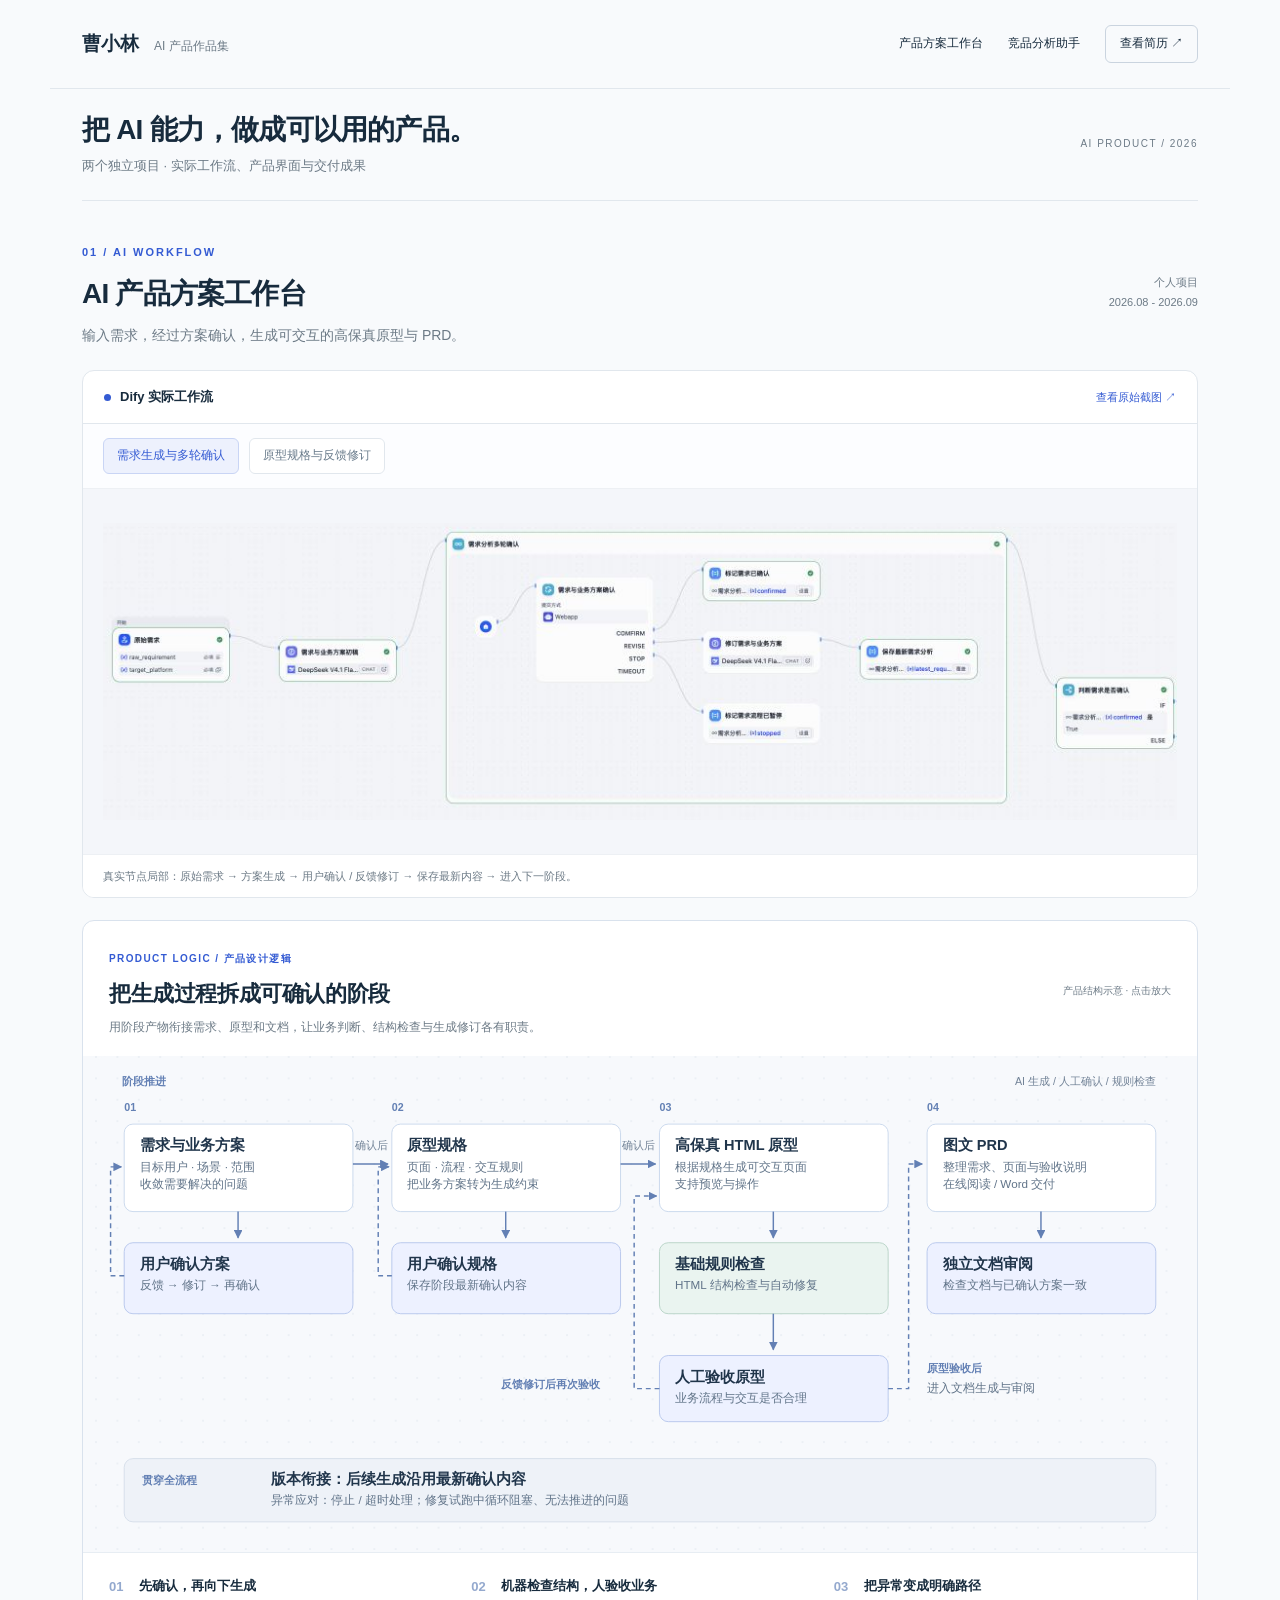
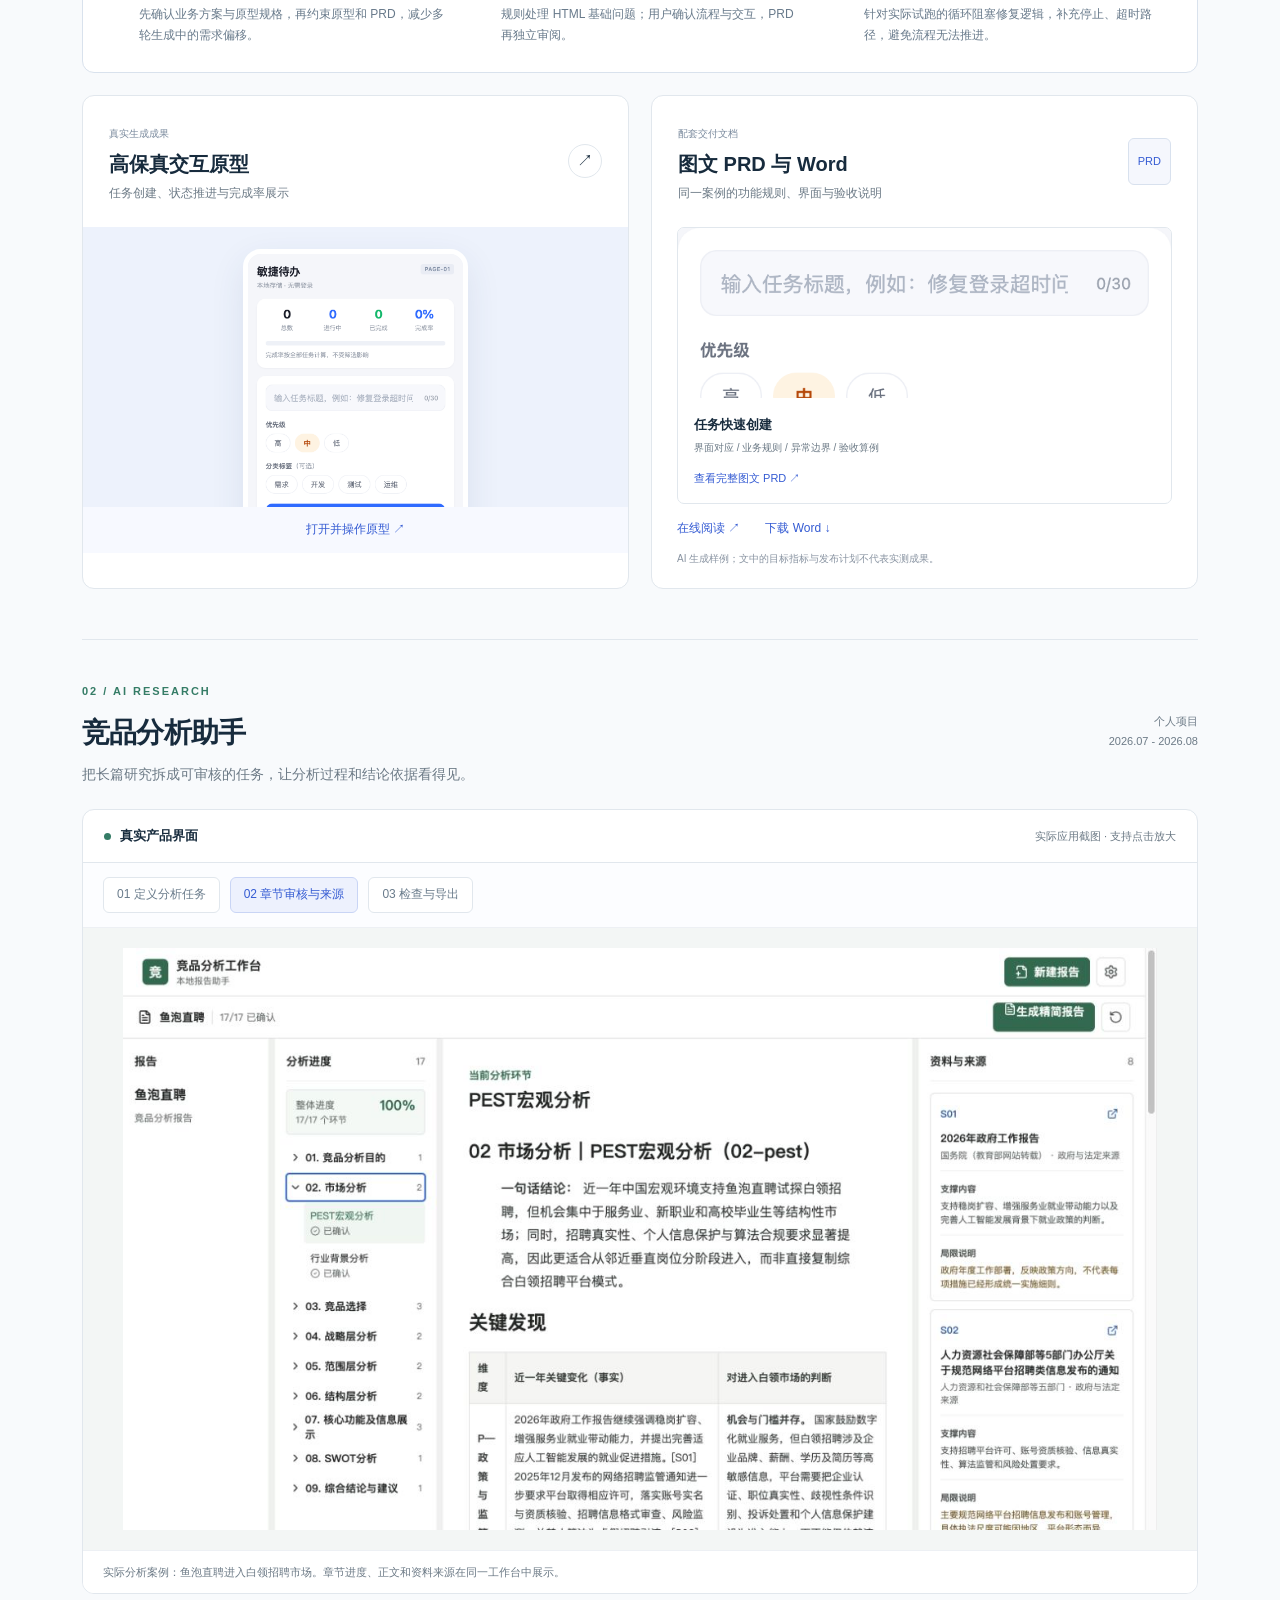
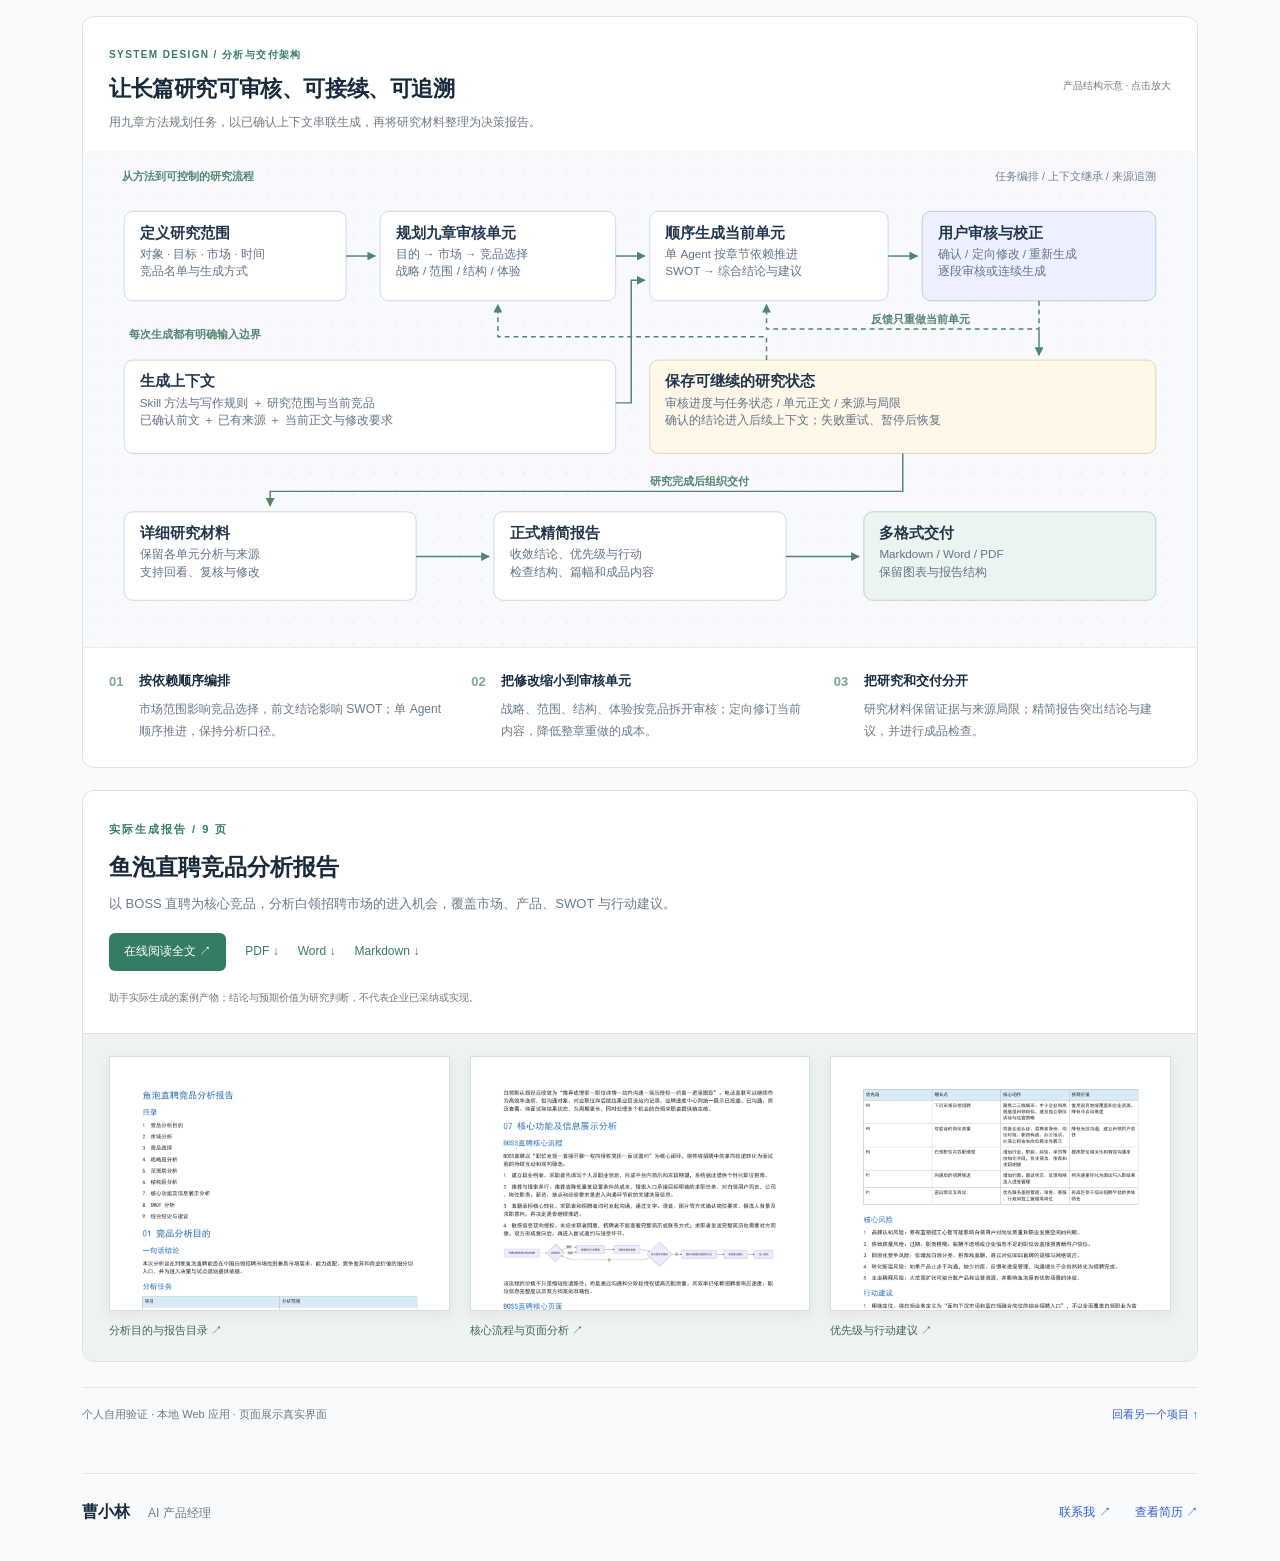
<file: index.html>
<!doctype html><html lang="zh-CN"><head><meta charset="UTF-8"><meta name="viewport" content="width=device-width,initial-scale=1"><meta name="description" content="曹小林的 AI 产品作品集：真实工作流、产品界面、交互原型与交付文档。"><title>曹小林 · AI 产品作品集</title><link rel="stylesheet" href="showcase.css?v=20260929-diagrams"><script src="showcase.js" defer></script></head><body>
<header><a class="brand" href="#">曹小林<span>AI 产品作品集</span></a><nav><a href="#workbench">产品方案工作台</a><a href="#research">竞品分析助手</a><a class="resume" href="assets/resume.pdf" target="_blank" rel="noopener">查看简历 ↗</a></nav></header>
<main><section class="intro"><div><h1>把 AI 能力，做成可以用的产品。</h1><p>两个独立项目 · 实际工作流、产品界面与交付成果</p></div><span class="intro-label">AI PRODUCT / 2026</span></section>
<section class="project" id="workbench"><div class="project-head"><div><span class="project-no">01 / AI WORKFLOW</span><h2>AI 产品方案工作台</h2><p>输入需求，经过方案确认，生成可交互的高保真原型与 PRD。</p></div><div class="date">个人项目<br>2026.08 - 2026.09</div></div>
<div class="evidence"><div class="evidence-bar"><div><i></i><b>Dify 实际工作流</b></div><a id="flow-original" href="assets/workflow-review.png" target="_blank" rel="noopener">查看原始截图 ↗</a></div><div class="gallery-tabs" role="group" aria-label="工作流截图"><button class="selected" data-flow="review" aria-pressed="true">需求生成与多轮确认</button><button data-flow="spec" aria-pressed="false">原型规格与反馈修订</button></div><button class="image-open workflow-image" data-image="assets/workflow-review-detail.png" data-caption="Dify 实际工作流：需求生成、确认、反馈修订与最新版本保存" aria-label="放大工作流截图"><img id="flow-image" src="assets/workflow-review-detail.png" alt="Dify 实际需求生成与多轮确认工作流"></button><div class="caption" id="flow-caption">真实节点局部：原始需求 → 方案生成 → 用户确认 / 反馈修订 → 保存最新内容 → 进入下一阶段。</div></div>
<section class="architecture workbench" id="workbench-design"><div class="architecture-head"><div><span>PRODUCT LOGIC / 产品设计逻辑</span><h3>把生成过程拆成可确认的阶段</h3><p>用阶段产物衔接需求、原型和文档，让业务判断、结构检查与生成修订各有职责。</p></div><span class="diagram-label">产品结构示意 · 点击放大</span></div><button class="image-open architecture-image" data-image="assets/workbench-architecture.svg?v=2" data-caption="把生成过程拆成可确认的阶段｜依据实际项目能力整理的结构示意" aria-label="放大把生成过程拆成可确认的阶段"><img src="assets/workbench-architecture.svg?v=2" alt="把生成过程拆成可确认的阶段：用阶段产物衔接需求、原型和文档，让业务判断、结构检查与生成修订各有职责。" loading="lazy"></button><div class="decisions"><div><span>01</span><h4>先确认，再向下生成</h4><p>先确认业务方案与原型规格，再约束原型和 PRD，减少多轮生成中的需求偏移。</p></div><div><span>02</span><h4>机器检查结构，人验收业务</h4><p>规则处理 HTML 基础问题；用户确认流程与交互，PRD 再独立审阅。</p></div><div><span>03</span><h4>把异常变成明确路径</h4><p>针对实际试跑的循环阻塞修复逻辑，补充停止、超时路径，避免流程无法推进。</p></div></div></section>
<div class="outputs"><a class="output prototype" href="examples/task-board/prototype.html" target="_blank" rel="noopener"><div class="output-title"><div><small>真实生成成果</small><h3>高保真交互原型</h3><p>任务创建、状态推进与完成率展示</p></div><span class="round">↗</span></div><div class="prototype-view"><img src="examples/task-board/screen.png" alt="实际生成的移动端任务清单原型"></div><div class="output-action">打开并操作原型 ↗</div></a><div class="output doc"><div class="output-title"><div><small>配套交付文档</small><h3>图文 PRD 与 Word</h3><p>同一案例的功能规则、界面与验收说明</p></div><span class="file-icon">PRD</span></div><a class="document-preview" href="examples/task-board/prd.html" target="_blank" rel="noopener"><img src="examples/task-board/shot_add.png" alt="PRD 中引用的真实原型创建任务界面"><div><strong>任务快速创建</strong><p>界面对应 / 业务规则 / 异常边界 / 验收算例</p><span>查看完整图文 PRD ↗</span></div></a><div class="doc-links"><a href="examples/task-board/prd.html" target="_blank" rel="noopener">在线阅读 ↗</a><a href="examples/task-board/prd.docx" download>下载 Word ↓</a></div><p class="footnote">AI 生成样例；文中的目标指标与发布计划不代表实测成果。</p></div></div></section>
<section class="project" id="research"><div class="project-head"><div><span class="project-no green">02 / AI RESEARCH</span><h2>竞品分析助手</h2><p>把长篇研究拆成可审核的任务，让分析过程和结论依据看得见。</p></div><div class="date">个人项目<br>2026.07 - 2026.08</div></div>
<div class="evidence"><div class="evidence-bar"><div><i class="green-dot"></i><b>真实产品界面</b></div><span>实际应用截图 · 支持点击放大</span></div><div class="gallery-tabs" role="group" aria-label="竞品助手截图"><button data-research="create" aria-pressed="false">01 定义分析任务</button><button class="selected" data-research="sources" aria-pressed="true">02 章节审核与来源</button><button data-research="export" aria-pressed="false">03 检查与导出</button></div>
<div class="research-panel" data-panel="create" hidden><button class="image-open wide-shot" data-image="assets/research-create.png" data-caption="真实界面：定义分析对象、目标、市场与时间范围" aria-label="放大新建分析任务截图"><img src="assets/research-create.png" alt="竞品助手实际新建报告页面"></button><div class="caption">先定义分析对象、目标与范围，再选择竞品与生成方式，建立整份报告的分析口径。</div></div>
<div class="research-panel" data-panel="sources"><button class="image-open wide-shot" data-image="assets/research-workbench.png" data-caption="实际工作台：章节进度、分析正文、资料来源及局限说明" aria-label="放大完整竞品工作台"><img src="assets/research-workbench.png" alt="完整竞品工作台：左侧章节审核，中间研究正文，右侧资料来源"></button><div class="caption">实际分析案例：鱼泡直聘进入白领招聘市场。章节进度、正文和资料来源在同一工作台中展示。</div></div>
<div class="research-panel" data-panel="export" hidden><button class="image-open wide-shot export-shot" data-image="assets/research-export.png" data-caption="真实界面局部：报告成品检查及 Markdown、Word、PDF 导出" aria-label="放大报告检查与导出截图"><img src="assets/research-export.png" alt="实际报告成品检查和导出菜单"></button><div class="caption">研究稿保留详细依据，精简报告突出结论与建议；检查报告结构后，可导出 Markdown、Word 或 PDF。</div></div></div>
<section class="architecture research" id="research-design"><div class="architecture-head"><div><span>SYSTEM DESIGN / 分析与交付架构</span><h3>让长篇研究可审核、可接续、可追溯</h3><p>用九章方法规划任务，以已确认上下文串联生成，再将研究材料整理为决策报告。</p></div><span class="diagram-label">产品结构示意 · 点击放大</span></div><button class="image-open architecture-image" data-image="assets/research-architecture.svg?v=2" data-caption="让长篇研究可审核、可接续、可追溯｜依据实际项目能力整理的结构示意" aria-label="放大让长篇研究可审核、可接续、可追溯"><img src="assets/research-architecture.svg?v=2" alt="让长篇研究可审核、可接续、可追溯：用九章方法规划任务，以已确认上下文串联生成，再将研究材料整理为决策报告。" loading="lazy"></button><div class="decisions"><div><span>01</span><h4>按依赖顺序编排</h4><p>市场范围影响竞品选择，前文结论影响 SWOT；单 Agent 顺序推进，保持分析口径。</p></div><div><span>02</span><h4>把修改缩小到审核单元</h4><p>战略、范围、结构、体验按竞品拆开审核；定向修订当前内容，降低整章重做的成本。</p></div><div><span>03</span><h4>把研究和交付分开</h4><p>研究材料保留证据与来源局限；精简报告突出结论与建议，并进行成品检查。</p></div></div></section><section id="research-output" class="report-output" aria-labelledby="report-title"><div class="report-summary"><span class="project-no green">实际生成报告 / 9 页</span><h3 id="report-title">鱼泡直聘竞品分析报告</h3><p>以 BOSS 直聘为核心竞品，分析白领招聘市场的进入机会，覆盖市场、产品、SWOT 与行动建议。</p><div class="report-links"><a class="primary" href="examples/research-report/index.html" target="_blank" rel="noopener">在线阅读全文 ↗</a><a href="examples/research-report/report.pdf" download>PDF ↓</a><a href="examples/research-report/report.docx" download>Word ↓</a><a href="examples/research-report/report.md" download>Markdown ↓</a></div><small>助手实际生成的案例产物；结论与预期价值为研究判断，不代表企业已采纳或实现。</small></div><div class="report-pages"><a href="examples/research-report/index.html#page-1" target="_blank" rel="noopener"><div><img src="examples/research-report/page-1.png" alt="实际报告第 1 页：分析目的与报告目录" loading="lazy"></div><span>分析目的与报告目录 ↗</span></a><a href="examples/research-report/index.html#page-7" target="_blank" rel="noopener"><div><img src="examples/research-report/page-7.png" alt="实际报告第 7 页：核心流程与页面分析" loading="lazy"></div><span>核心流程与页面分析 ↗</span></a><a href="examples/research-report/index.html#page-9" target="_blank" rel="noopener"><div><img src="examples/research-report/page-9.png" alt="实际报告第 9 页：优先级与行动建议" loading="lazy"></div><span>优先级与行动建议 ↗</span></a></div></section><div class="project-end"><span>个人自用验证 · 本地 Web 应用 · 页面展示真实界面</span><a href="#workbench">回看另一个项目 ↑</a></div></section>
<footer><div><b>曹小林</b><span>AI 产品经理</span></div><div><a href="mailto:1916946907@qq.com">联系我 ↗</a><a href="assets/resume.pdf" target="_blank" rel="noopener">查看简历 ↗</a></div></footer></main>
<dialog id="lightbox"><div class="lightbox-bar"><span id="lightbox-caption"></span><button id="close-lightbox" aria-label="关闭放大图片">关闭 ×</button></div><div class="lightbox-scroll"><img id="lightbox-image" alt=""></div></dialog></body></html>
</file>
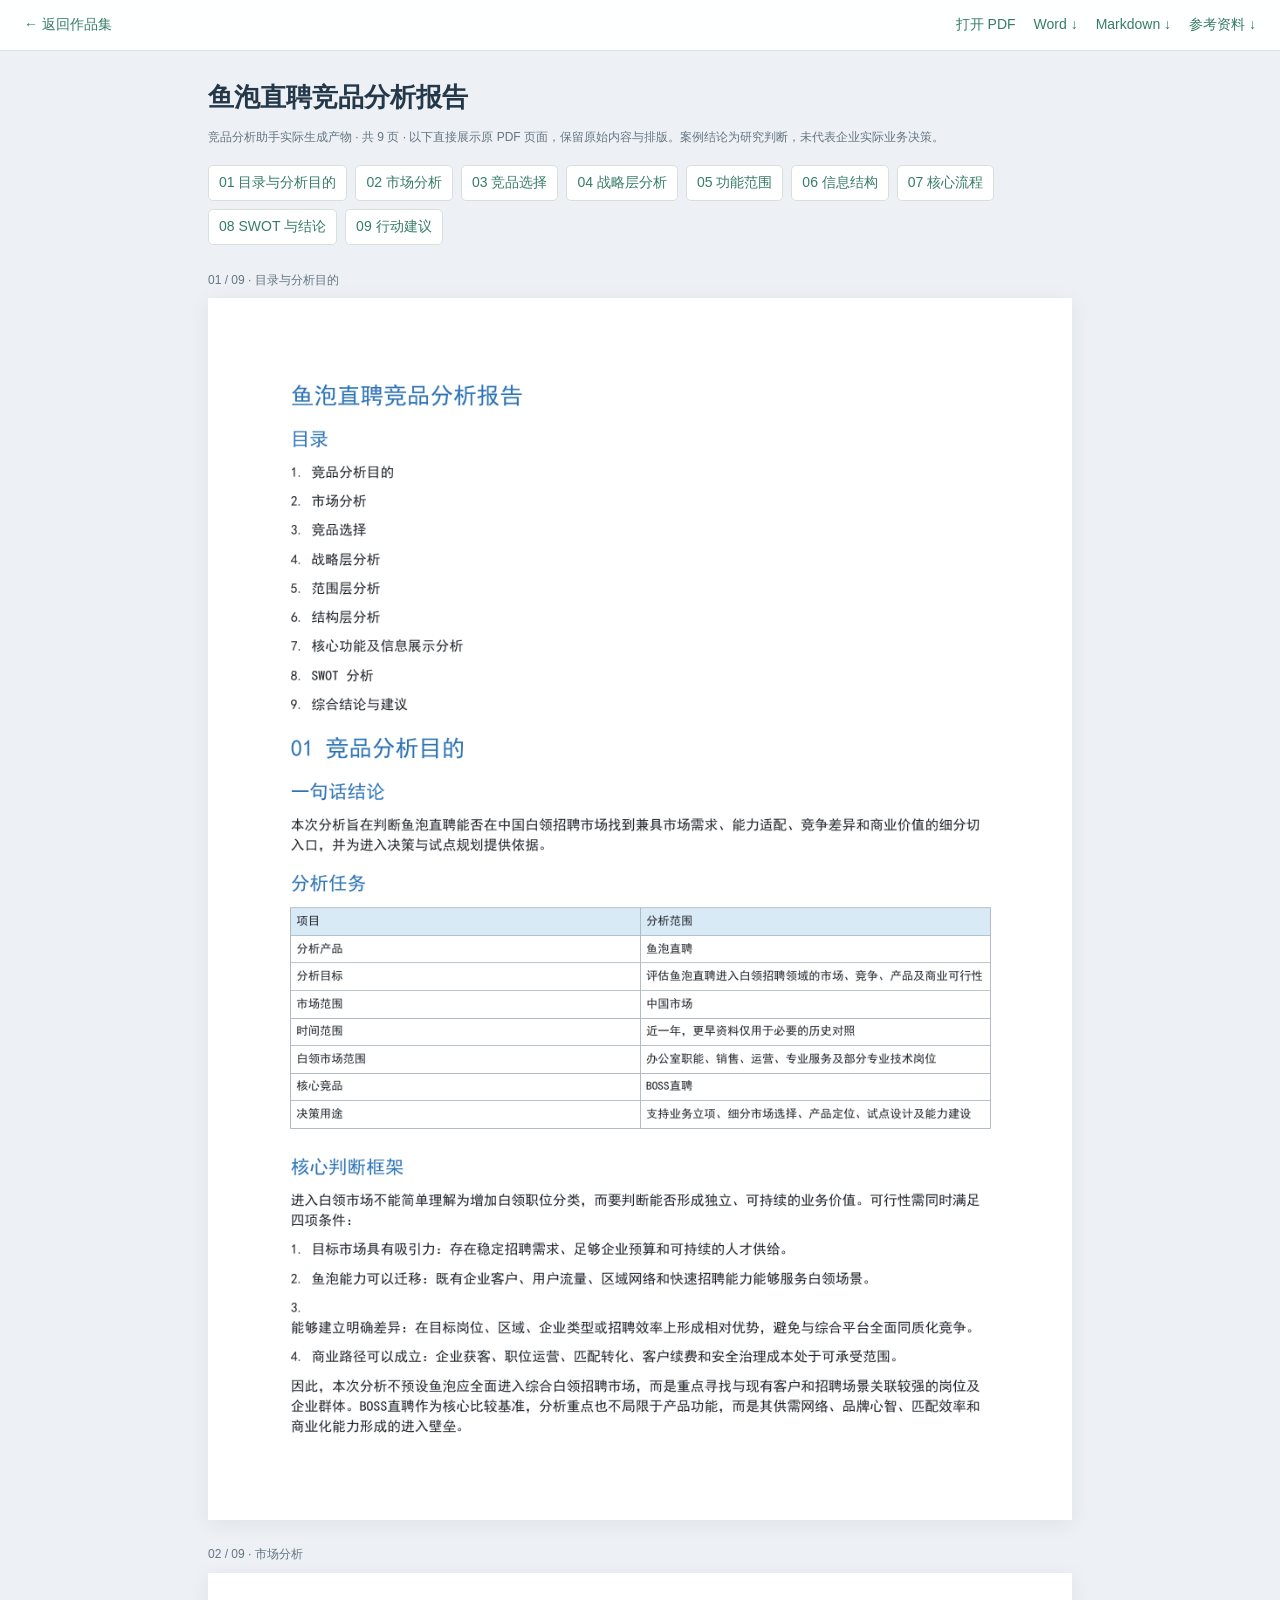
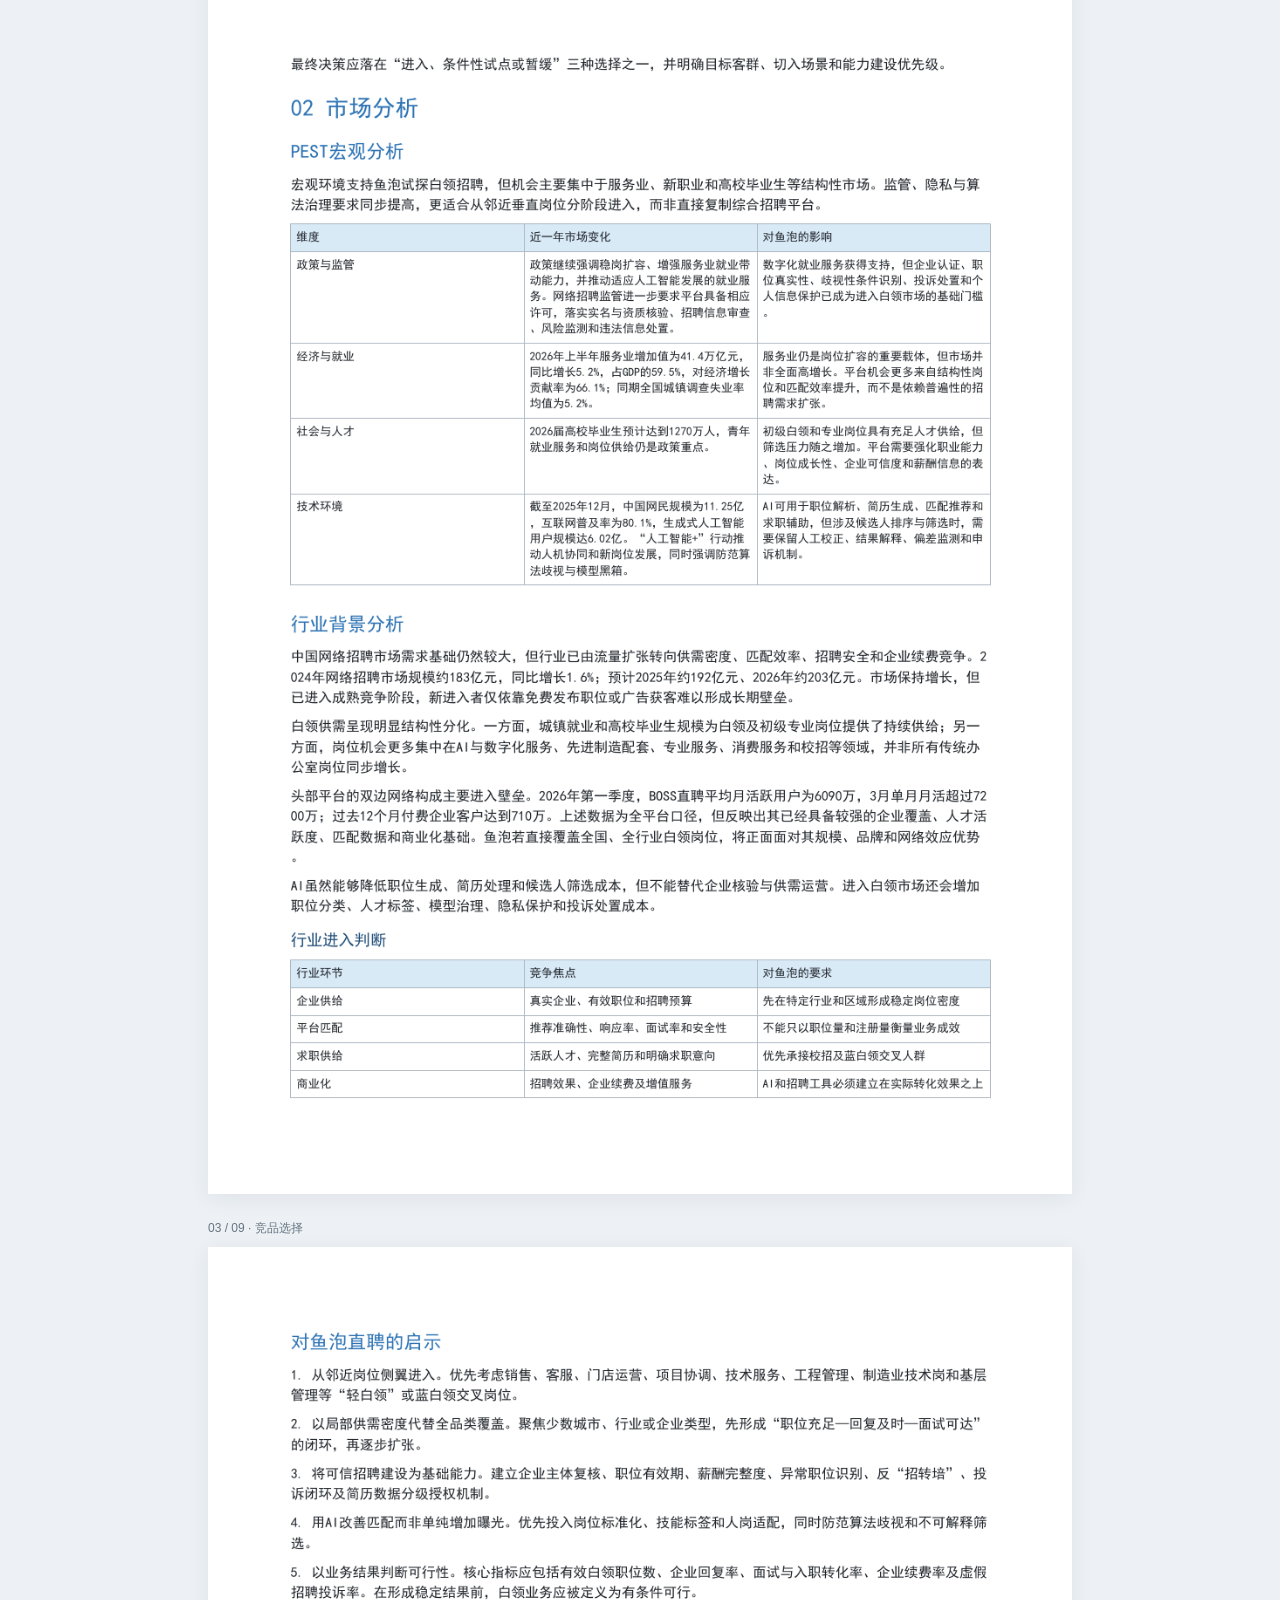
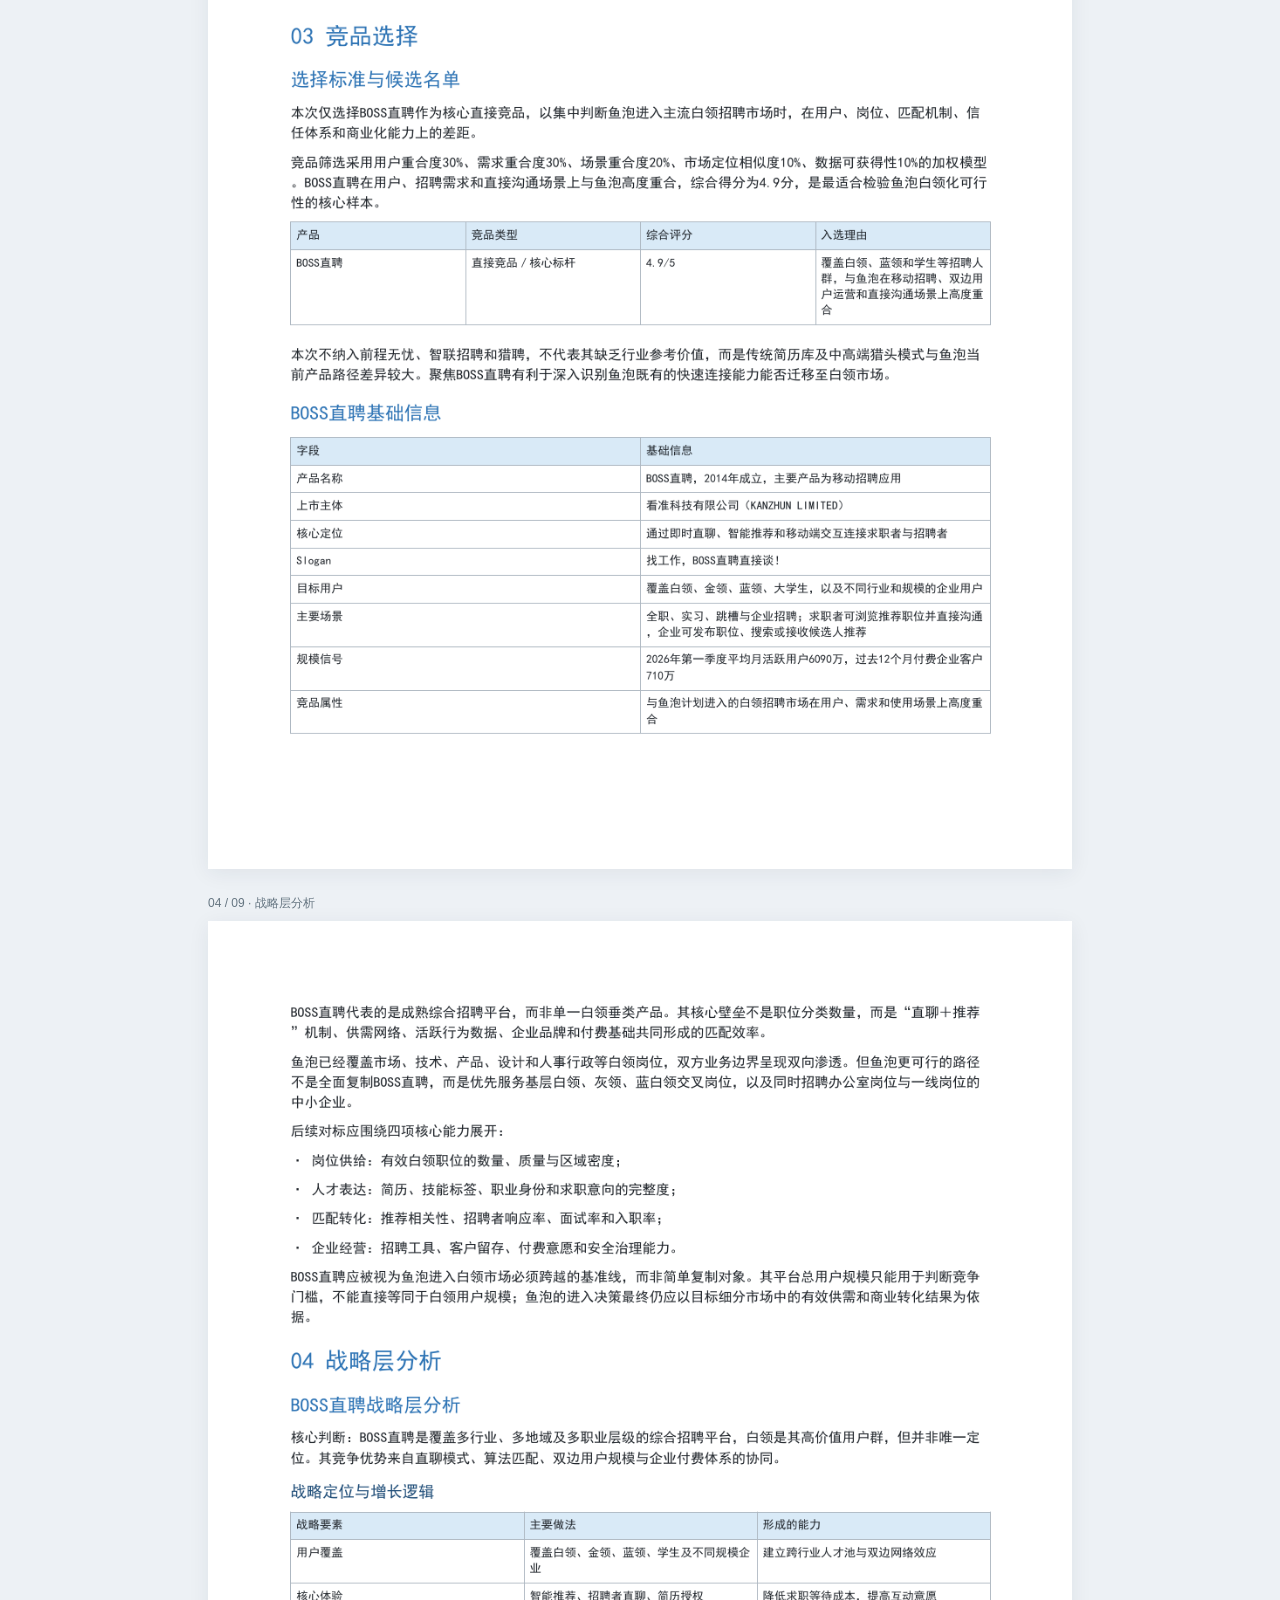
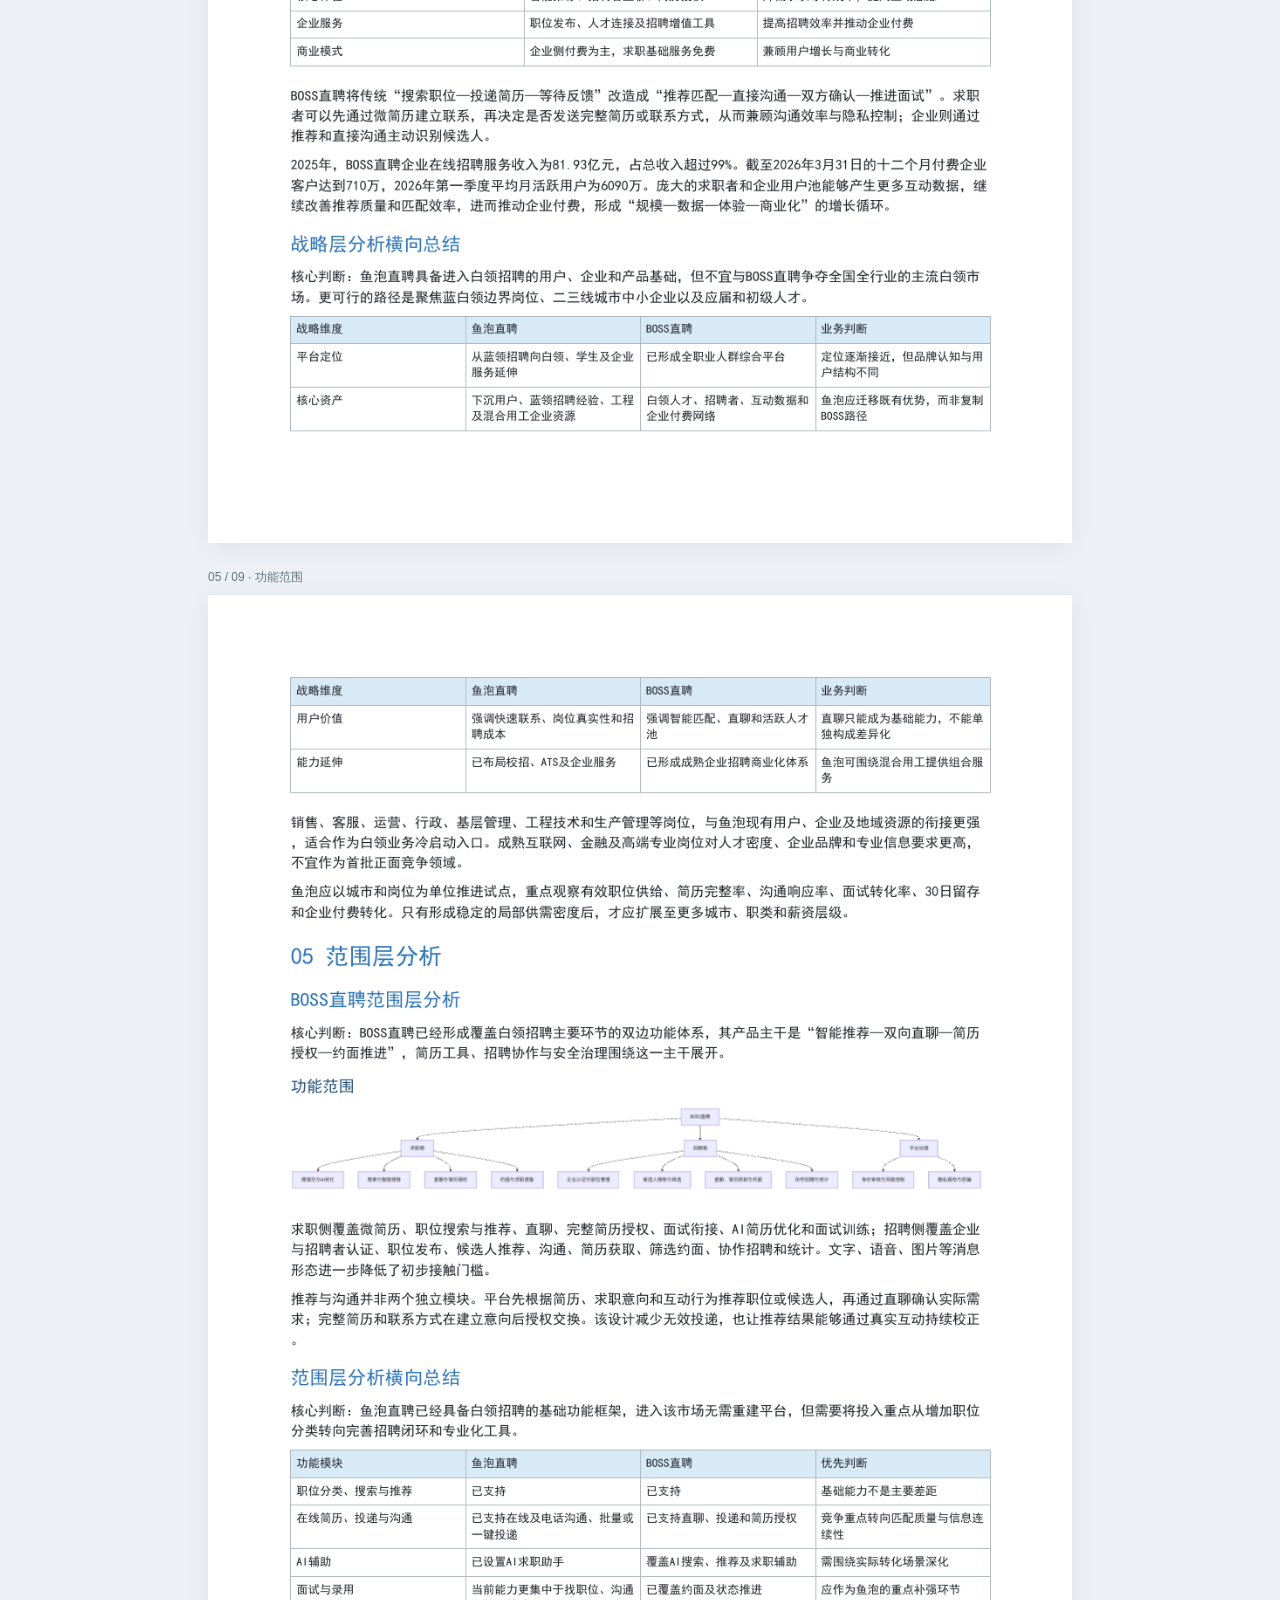
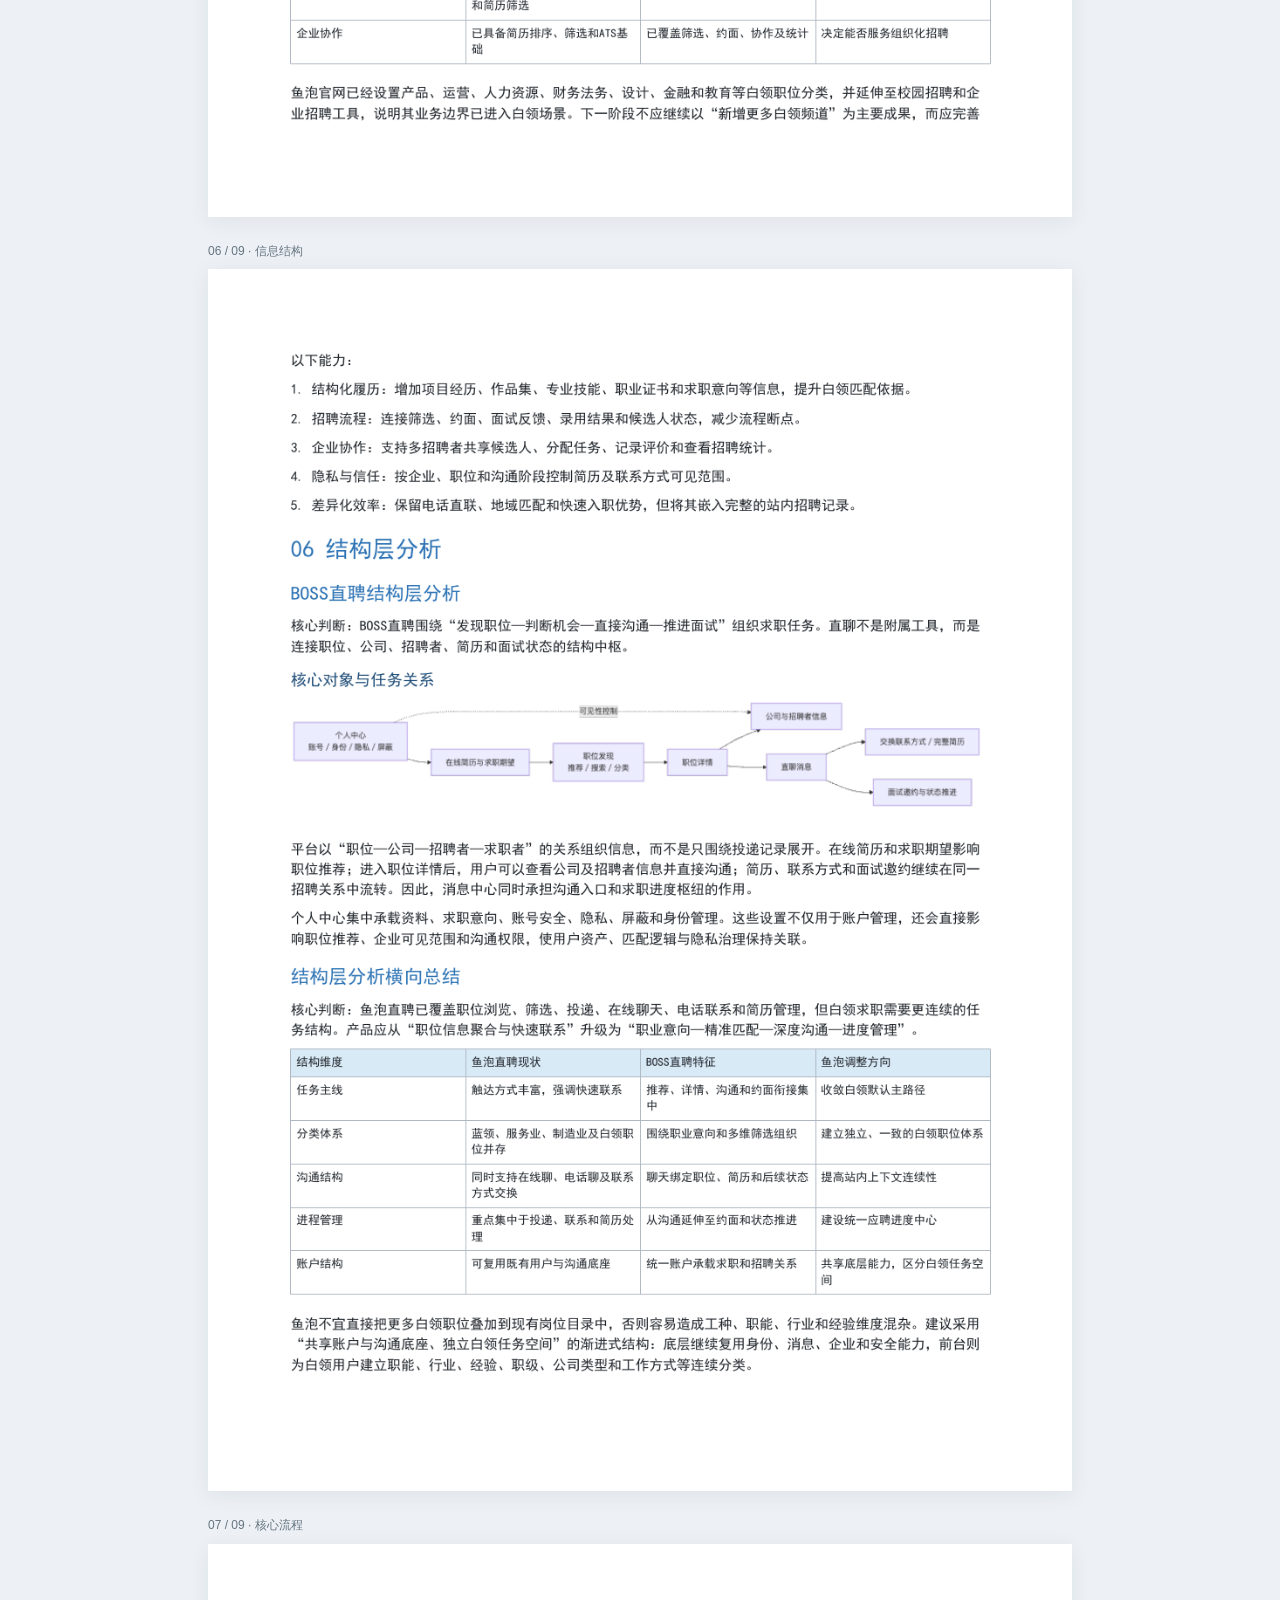
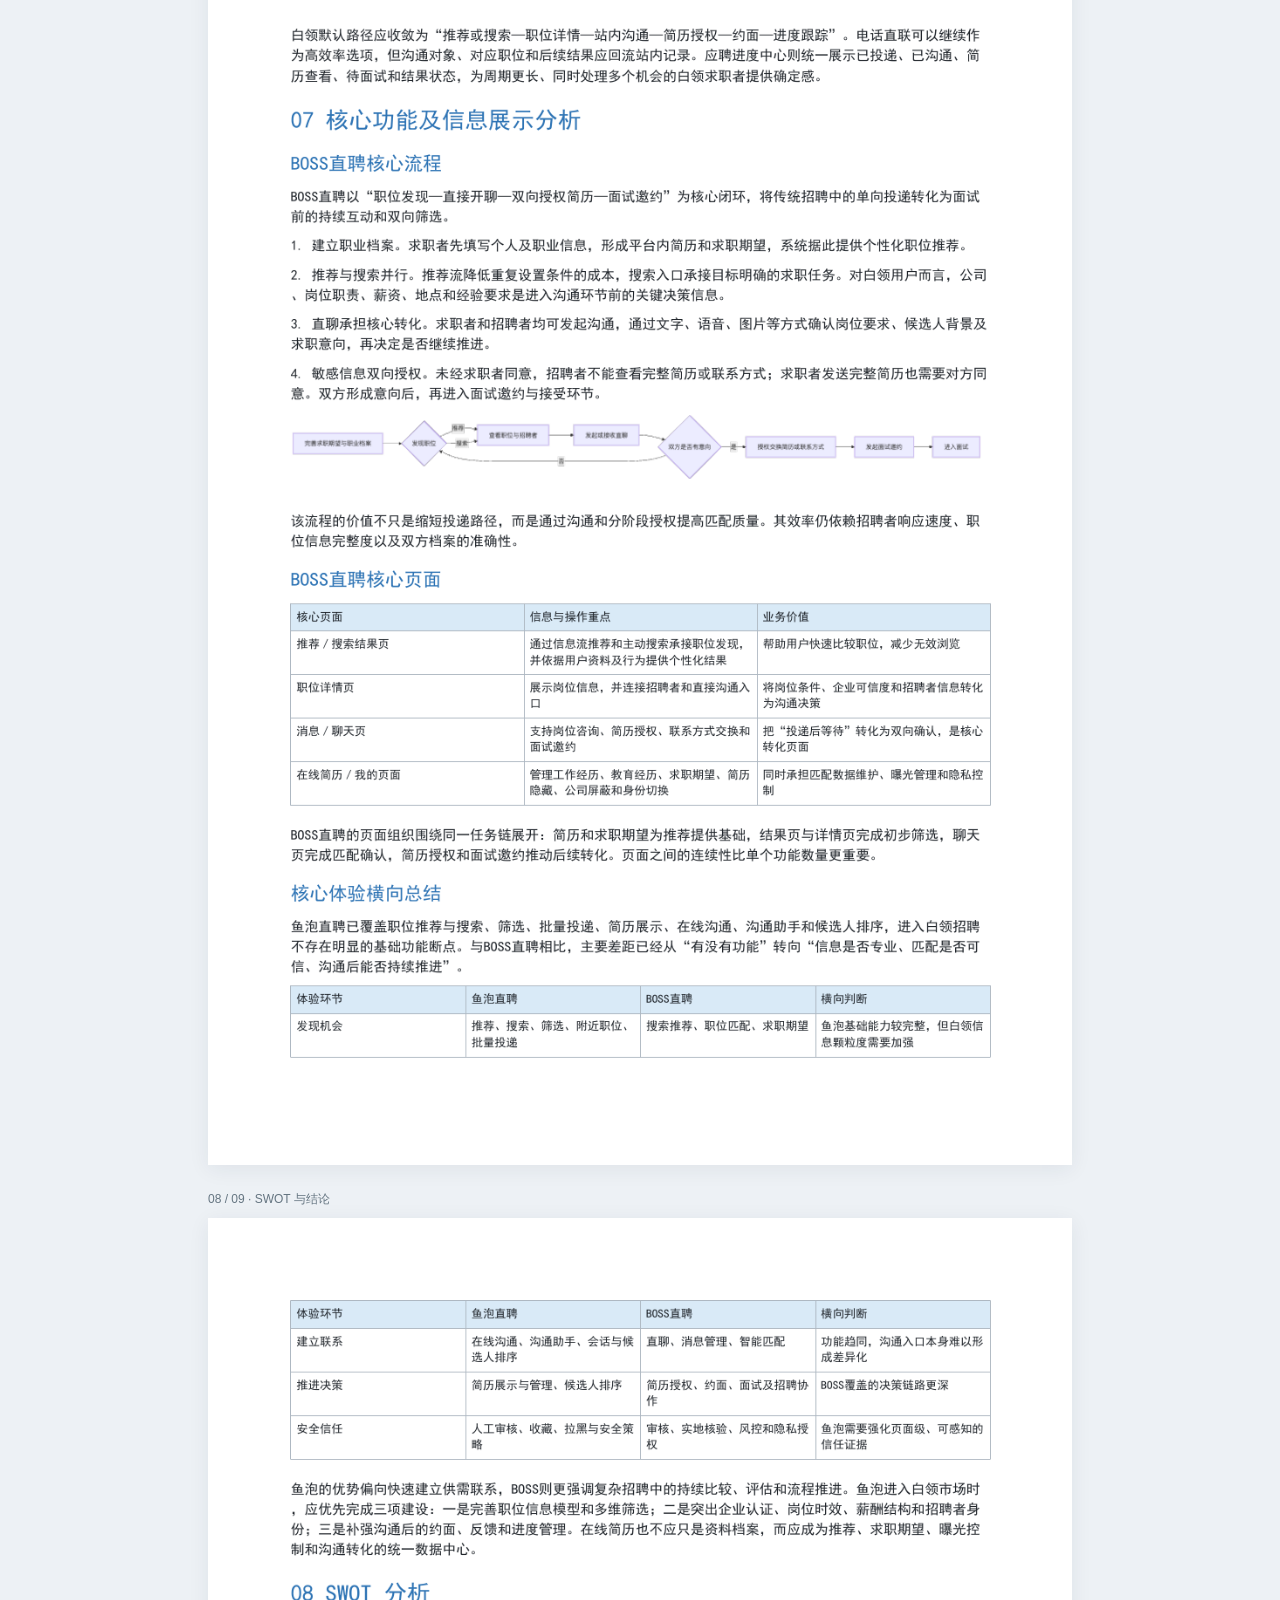
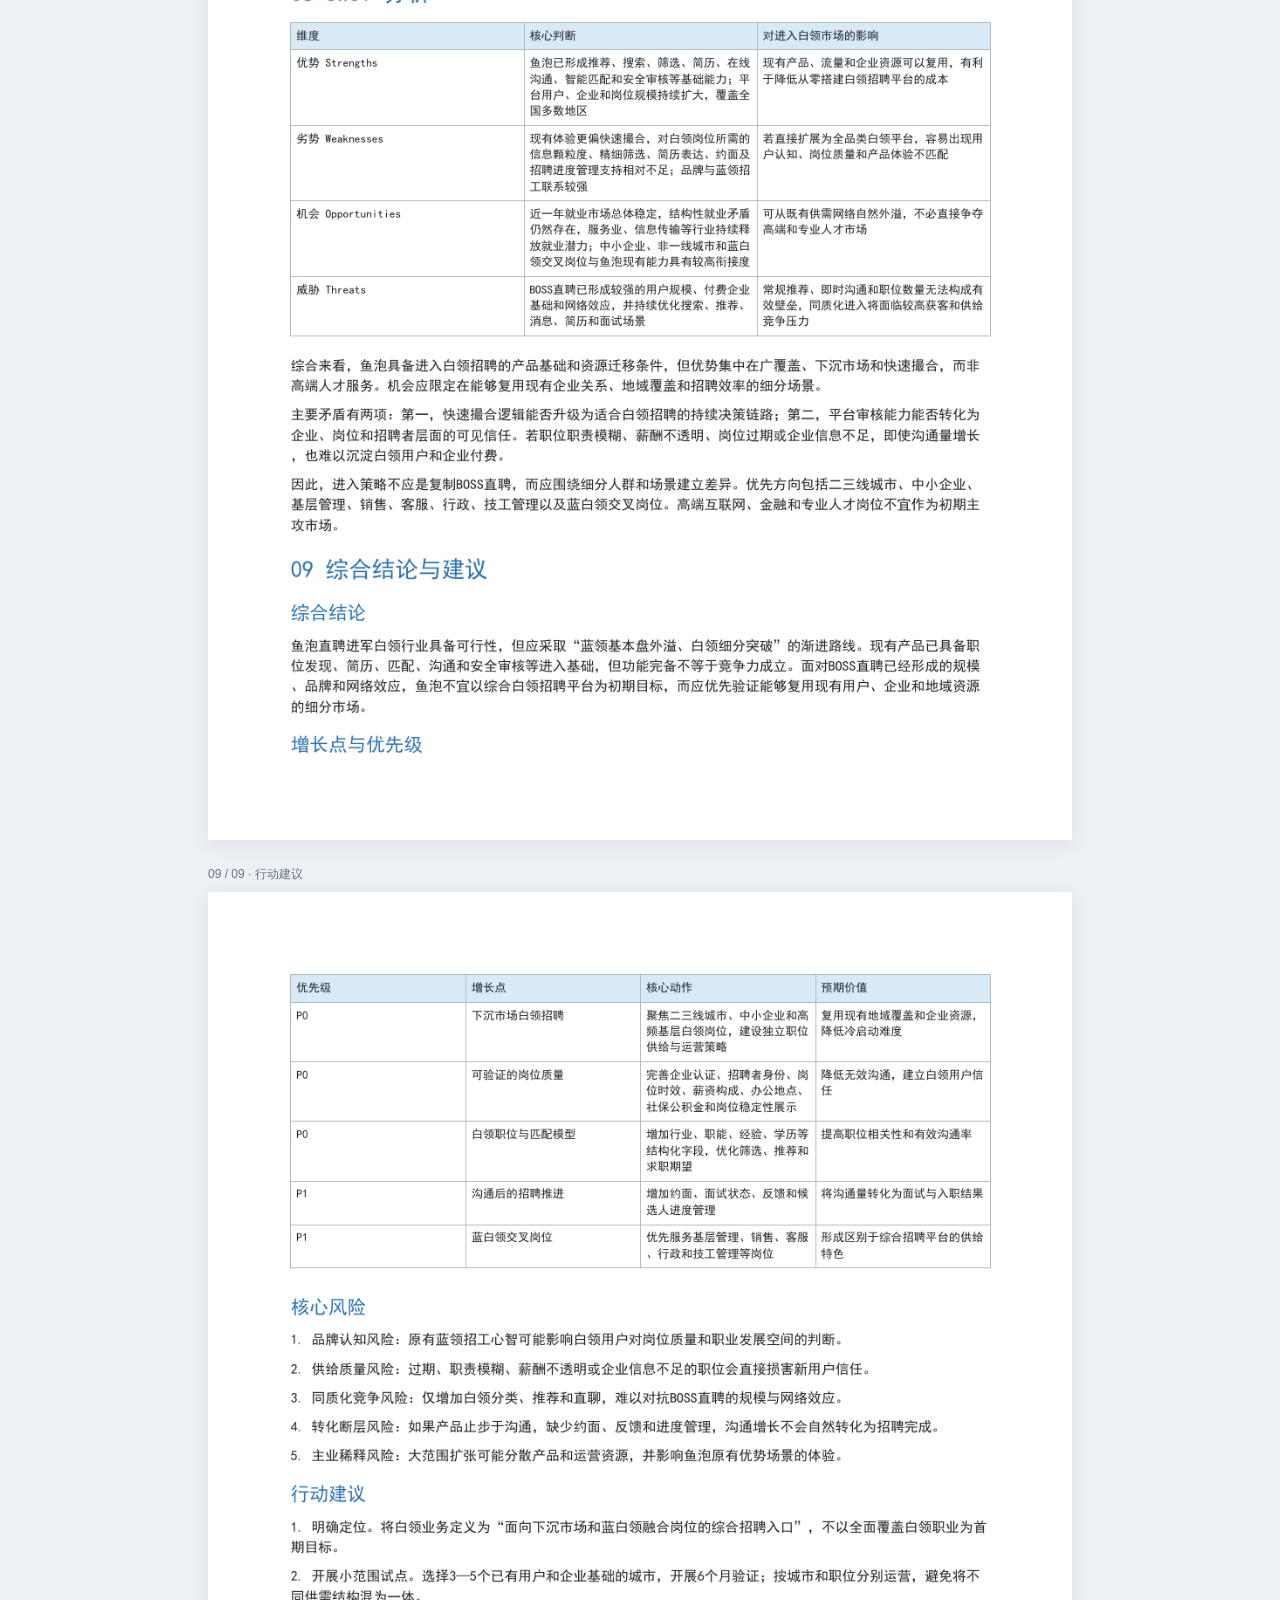
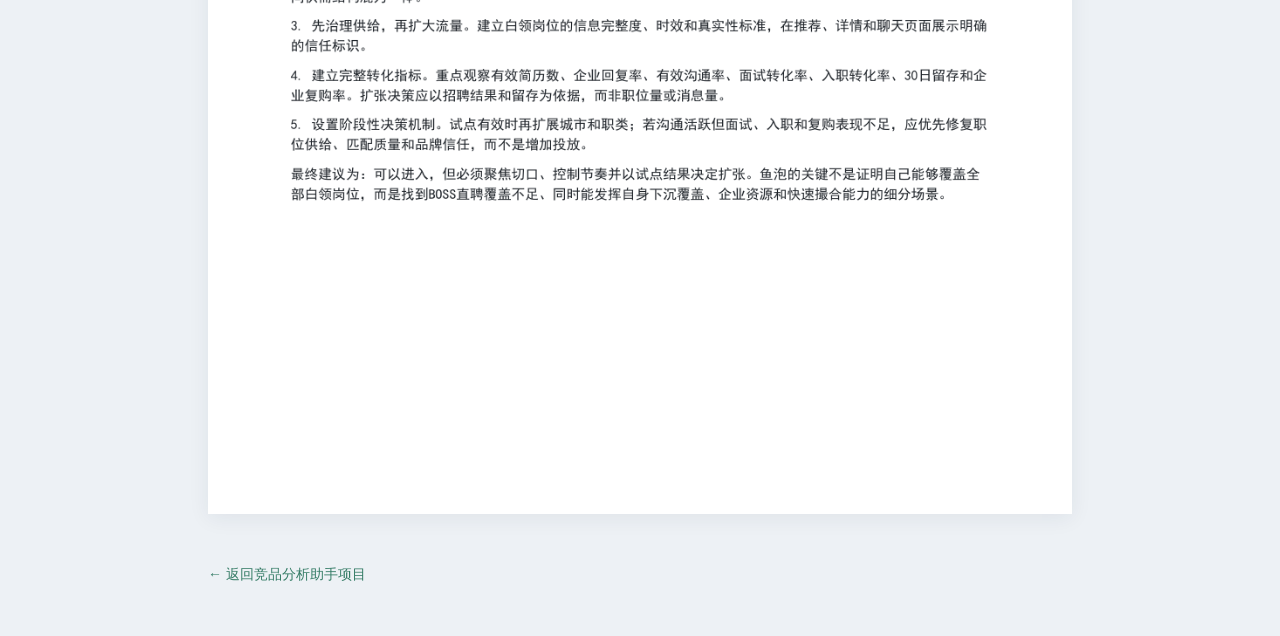
<file: examples/research-report/index.html>
<!doctype html><html lang="zh-CN"><head><meta charset="utf-8"><meta name="viewport" content="width=device-width,initial-scale=1"><title>鱼泡直聘竞品分析报告 · 实际产物</title><style>*{box-sizing:border-box}body{margin:0;background:#edf1f5;color:#243849;font:14px/1.7 -apple-system,BlinkMacSystemFont,'PingFang SC',sans-serif}a{color:#357c66;text-decoration:none}header{position:sticky;top:0;background:#fffffff2;border-bottom:1px solid #dae1e5;padding:13px 24px;display:flex;justify-content:space-between;align-items:center;gap:15px;z-index:2}header div{display:flex;gap:18px;flex-wrap:wrap}main{max-width:900px;margin:24px auto;padding:0 18px}h1{font-size:26px;margin:0 0 8px}.note{font-size:12px;color:#657581;margin:0 0 18px}nav{display:flex;gap:8px;flex-wrap:wrap;margin-bottom:25px}nav a{padding:5px 10px;background:white;border:1px solid #d7e1db;border-radius:5px}figure{margin:0 0 24px;scroll-margin-top:75px}figcaption{font-size:12px;color:#657581;margin-bottom:8px}img{width:100%;display:block;box-shadow:0 4px 20px #1d304512}footer{padding:25px 0}@media(max-width:600px){header{padding:10px 14px;font-size:11px}header div{gap:10px}h1{font-size:22px}main{padding:0 10px}}</style></head><body><header><a href="../../index.html#research">← 返回作品集</a><div><a href="report.pdf" target="_blank">打开 PDF</a><a href="report.docx" download>Word ↓</a><a href="report.md" download>Markdown ↓</a><a href="sources.md" download>参考资料 ↓</a></div></header><main><h1>鱼泡直聘竞品分析报告</h1><p class="note">竞品分析助手实际生成产物 · 共 9 页 · 以下直接展示原 PDF 页面，保留原始内容与排版。案例结论为研究判断，未代表企业实际业务决策。</p><nav><a href="#page-1">01 目录与分析目的</a><a href="#page-2">02 市场分析</a><a href="#page-3">03 竞品选择</a><a href="#page-4">04 战略层分析</a><a href="#page-5">05 功能范围</a><a href="#page-6">06 信息结构</a><a href="#page-7">07 核心流程</a><a href="#page-8">08 SWOT 与结论</a><a href="#page-9">09 行动建议</a></nav><figure id="page-1"><figcaption>01 / 09 · 目录与分析目的</figcaption><img src="page-1.png" alt="报告第 1 页：目录与分析目的" loading="lazy"></figure><figure id="page-2"><figcaption>02 / 09 · 市场分析</figcaption><img src="page-2.png" alt="报告第 2 页：市场分析" loading="lazy"></figure><figure id="page-3"><figcaption>03 / 09 · 竞品选择</figcaption><img src="page-3.png" alt="报告第 3 页：竞品选择" loading="lazy"></figure><figure id="page-4"><figcaption>04 / 09 · 战略层分析</figcaption><img src="page-4.png" alt="报告第 4 页：战略层分析" loading="lazy"></figure><figure id="page-5"><figcaption>05 / 09 · 功能范围</figcaption><img src="page-5.png" alt="报告第 5 页：功能范围" loading="lazy"></figure><figure id="page-6"><figcaption>06 / 09 · 信息结构</figcaption><img src="page-6.png" alt="报告第 6 页：信息结构" loading="lazy"></figure><figure id="page-7"><figcaption>07 / 09 · 核心流程</figcaption><img src="page-7.png" alt="报告第 7 页：核心流程" loading="lazy"></figure><figure id="page-8"><figcaption>08 / 09 · SWOT 与结论</figcaption><img src="page-8.png" alt="报告第 8 页：SWOT 与结论" loading="lazy"></figure><figure id="page-9"><figcaption>09 / 09 · 行动建议</figcaption><img src="page-9.png" alt="报告第 9 页：行动建议" loading="lazy"></figure><footer><a href="../../index.html#research">← 返回竞品分析助手项目</a></footer></main></body></html>
</file>
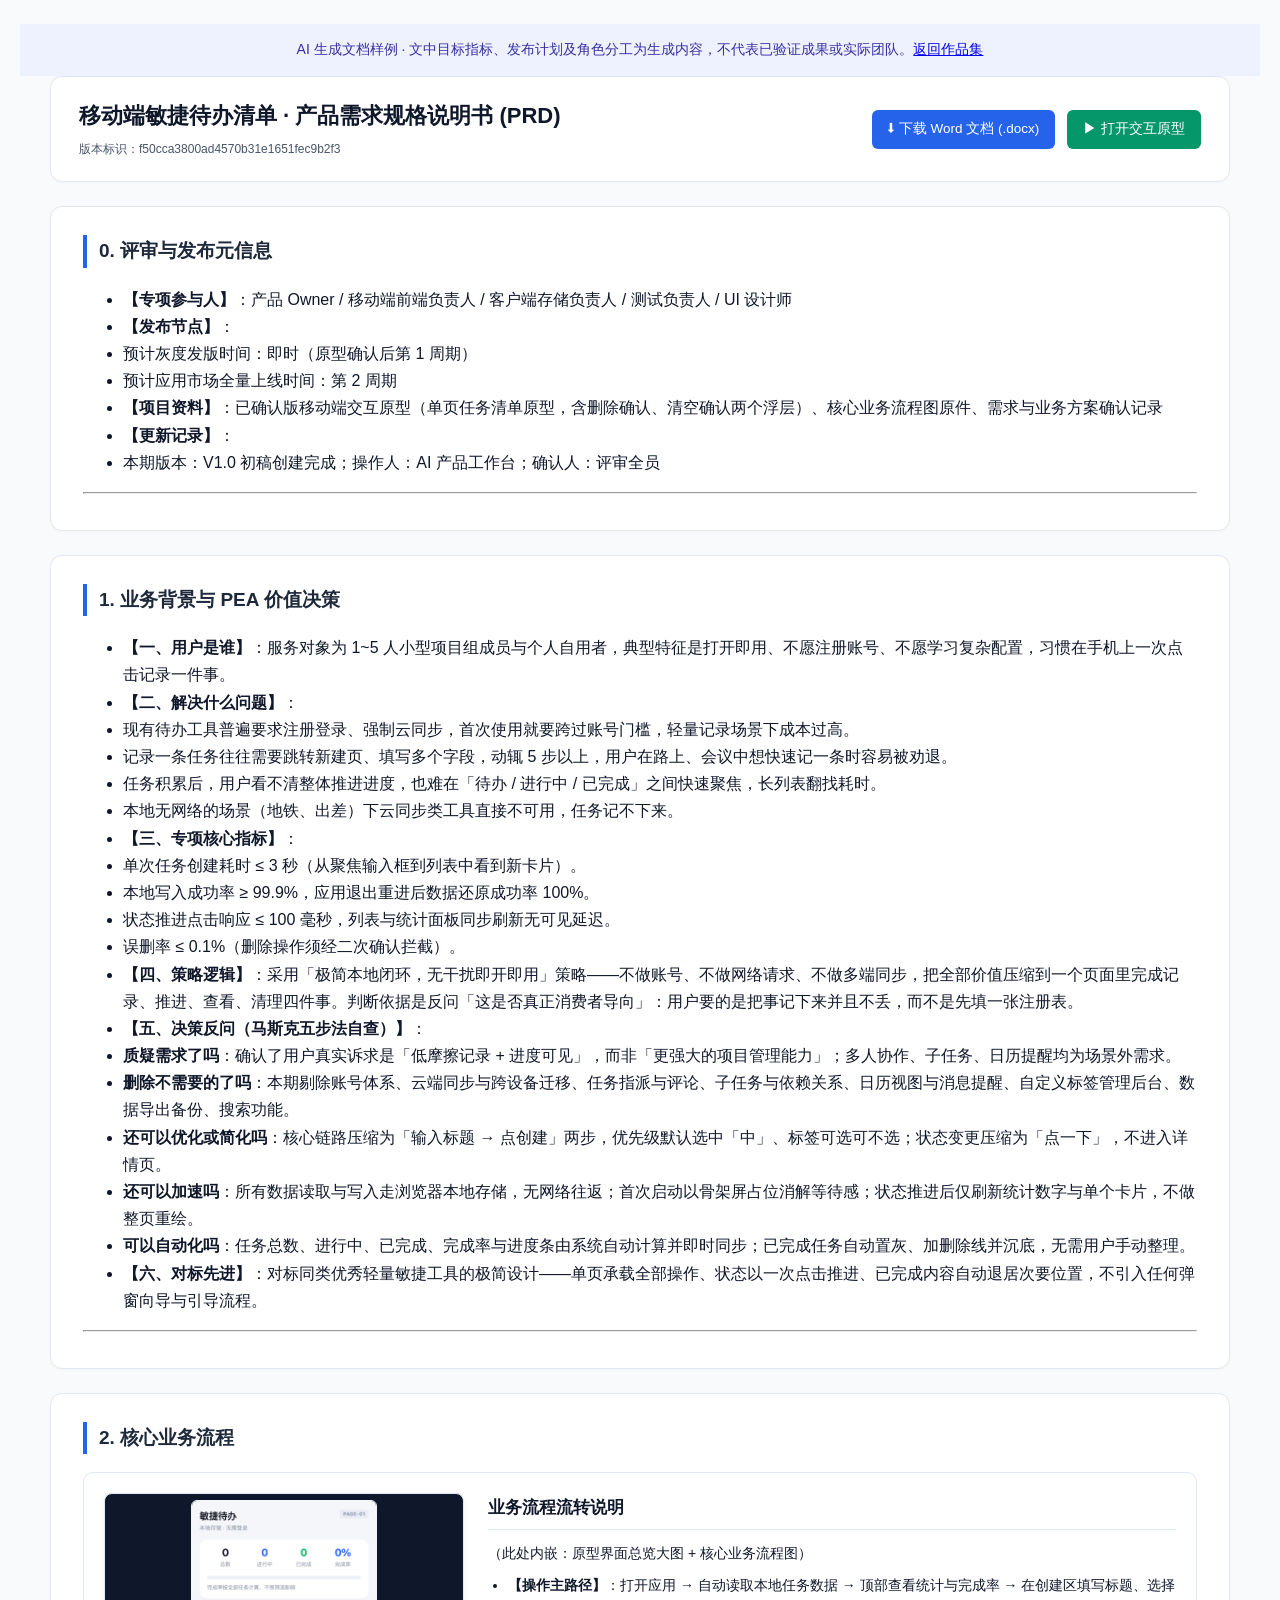
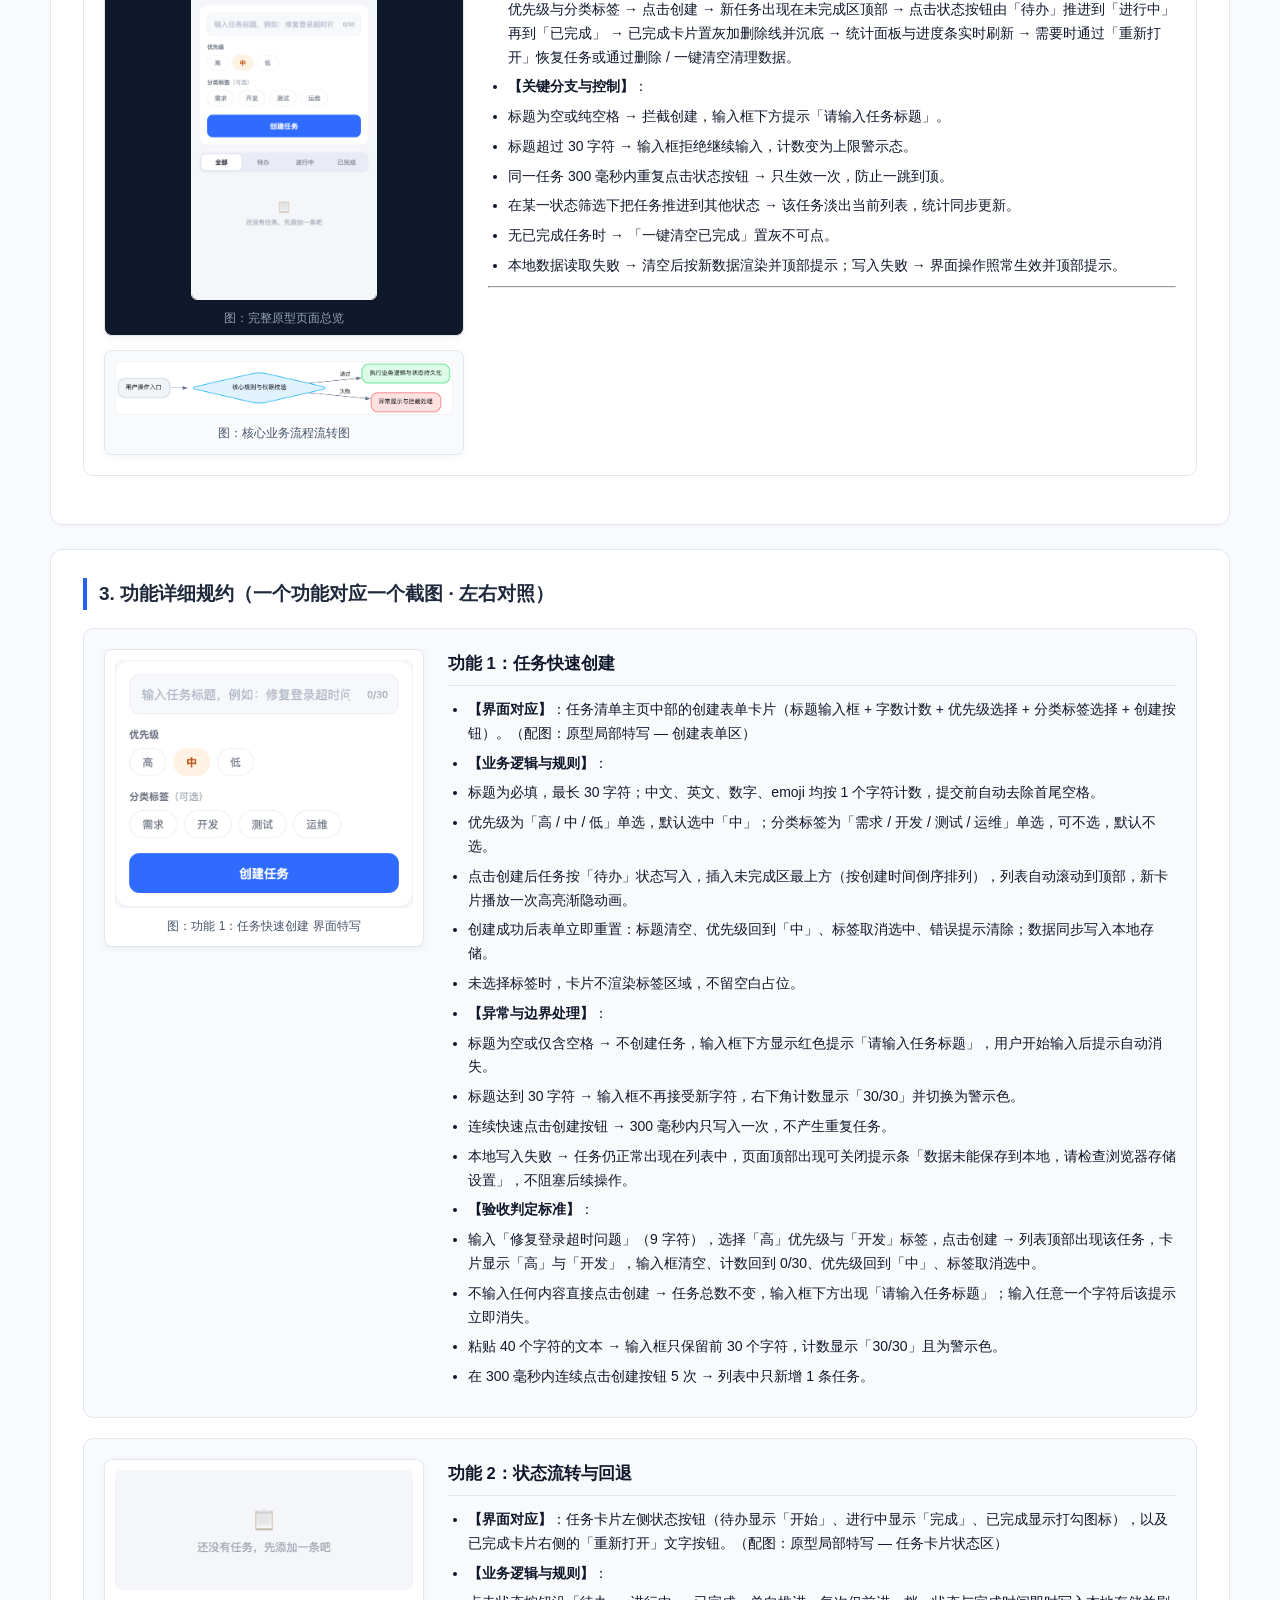
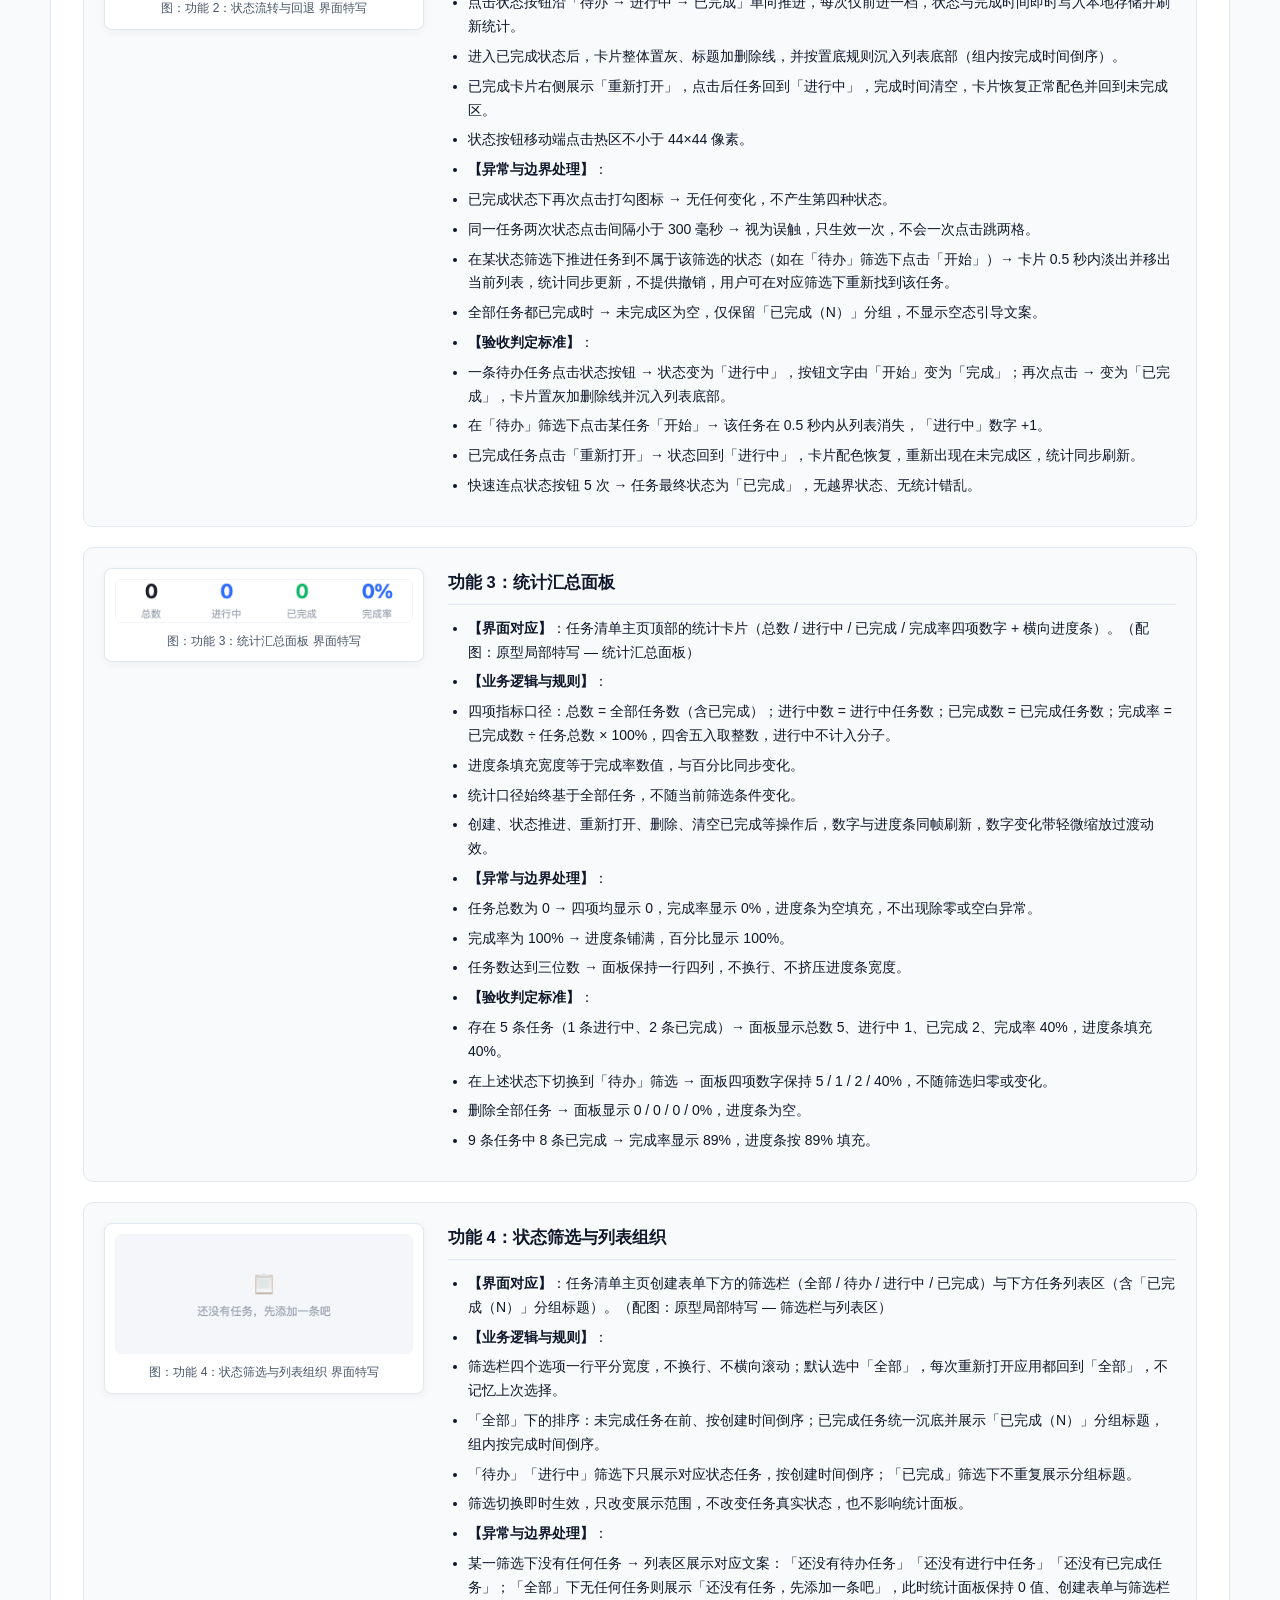
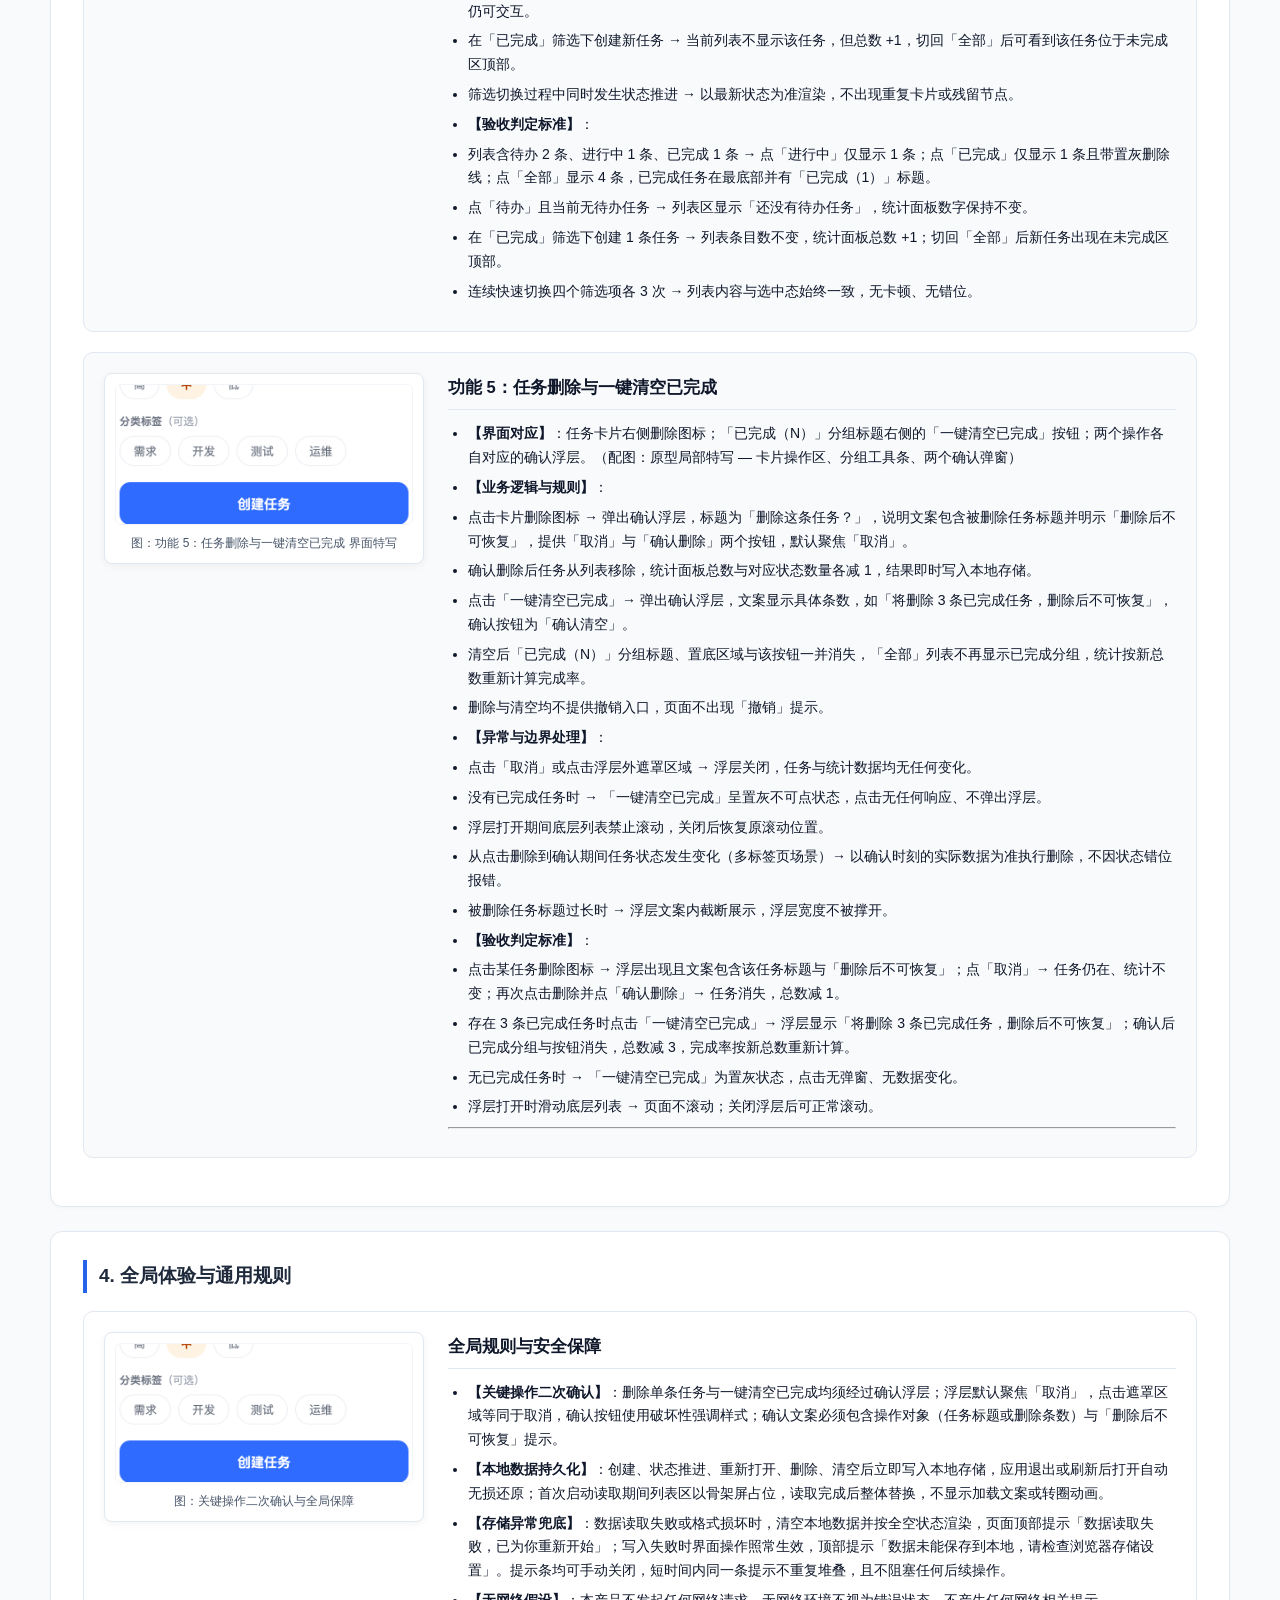
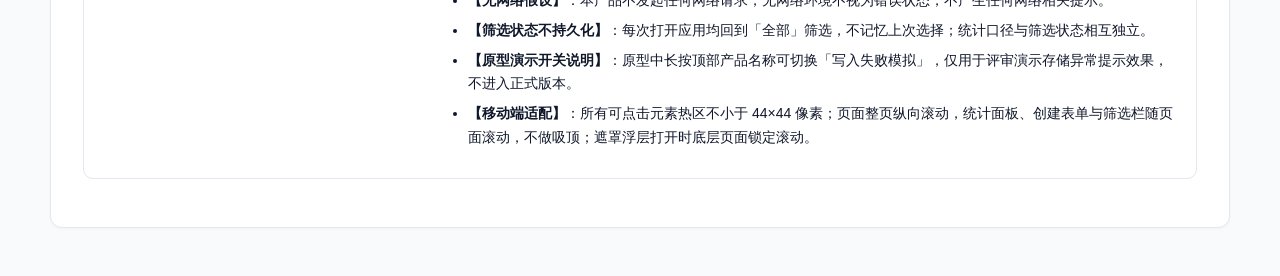
<file: examples/task-board/prd.html>
<!DOCTYPE html>
<html lang="zh-CN">
<head>
    <meta charset="UTF-8">
    <meta name="viewport" content="width=device-width, initial-scale=1.0">
    <title>移动端敏捷待办清单 · 产品需求规格说明书 (PRD)</title>
    <style>
        :root {
            --primary: #2563eb;
            --primary-hover: #1d4ed8;
            --text-main: #0f172a;
            --text-muted: #475569;
            --bg-page: #f8fafc;
            --bg-card: #ffffff;
            --border: #e2e8f0;
            --code-bg: #f1f5f9;
        }
        * { box-sizing: border-box; }
        body {
            margin: 0;
            padding: 24px 20px;
            font-family: -apple-system, BlinkMacSystemFont, "Segoe UI", Roboto, "PingFang SC", "Hiragino Sans GB", "Microsoft YaHei", sans-serif;
            background: var(--bg-page);
            color: var(--text-main);
            line-height: 1.7;
        }
        .container {
            max-width: 1180px;
            margin: 0 auto;
        }
        .header {
            background: var(--bg-card);
            border: 1px solid var(--border);
            border-radius: 12px;
            padding: 20px 28px;
            margin-bottom: 24px;
            display: flex;
            justify-content: space-between;
            align-items: center;
            flex-wrap: wrap;
            gap: 16px;
            box-shadow: 0 1px 3px rgba(0,0,0,0.03);
        }
        .header h1 {
            margin: 0;
            font-size: 22px;
            color: var(--text-main);
        }
        .actions {
            display: flex;
            gap: 12px;
        }
        .actions a {
            display: inline-flex;
            align-items: center;
            background: var(--primary);
            color: #fff;
            padding: 8px 16px;
            border-radius: 6px;
            text-decoration: none;
            font-size: 13.5px;
            font-weight: 500;
            transition: background 0.15s;
        }
        .actions a:hover {
            background: var(--primary-hover);
        }
        .actions a.preview-btn {
            background: #059669;
        }
        .actions a.preview-btn:hover {
            background: #047857;
        }
        .section-card {
            background: var(--bg-card);
            border: 1px solid var(--border);
            border-radius: 12px;
            padding: 28px 32px;
            margin-bottom: 24px;
            box-shadow: 0 1px 3px rgba(0,0,0,0.03);
        }
        .section-card h2 {
            font-size: 19px;
            margin-top: 0;
            margin-bottom: 18px;
            border-left: 4px solid var(--primary);
            padding-left: 12px;
            color: #1e293b;
        }
        /* 左右图文对照卡片 */
        .feature-card {
            display: grid;
            grid-template-columns: 320px 1fr;
            gap: 24px;
            background: #f8fafc;
            border: 1px solid var(--border);
            border-radius: 10px;
            padding: 20px;
            margin-bottom: 20px;
            align-items: start;
        }
        @media (max-width: 860px) {
            .feature-card {
                grid-template-columns: 1fr;
            }
        }
        .feature-shot-col {
            text-align: center;
        }
        .shot-box {
            background: #ffffff;
            border: 1px solid var(--border);
            border-radius: 8px;
            padding: 10px;
            box-shadow: 0 2px 8px rgba(0,0,0,0.05);
            text-align: center;
        }
        .shot-box img {
            max-width: 100%;
            height: auto;
            border-radius: 6px;
            display: block;
            margin: 0 auto;
            border: 1px solid #f1f5f9;
        }
        .shot-caption {
            font-size: 12px;
            color: var(--text-muted);
            margin-top: 8px;
            font-weight: 500;
        }
        .feature-spec-col h3 {
            margin-top: 0;
            font-size: 16.5px;
            color: #0f172a;
            border-bottom: 1px solid var(--border);
            padding-bottom: 8px;
            margin-bottom: 12px;
        }
        .feature-spec-col p {
            margin: 8px 0;
            font-size: 14px;
        }
        .feature-spec-col ul {
            padding-left: 20px;
            margin: 8px 0;
        }
        .feature-spec-col li {
            margin-bottom: 6px;
            font-size: 14px;
        }
        .feature-spec-col strong {
            color: #0f172a;
        }
    </style>
</head>
<body><div style="padding:14px 24px;background:#eef2ff;color:#3730a3;font:14px/1.7 sans-serif;text-align:center">AI 生成文档样例 · 文中目标指标、发布计划及角色分工为生成内容，不代表已验证成果或实际团队。<a href="../../index.html#workbench">返回作品集</a></div>
    <div class="container">
        <div class="header">
            <div>
                <h1>移动端敏捷待办清单 · 产品需求规格说明书 (PRD)</h1>
                <span style="font-size: 12px; color: var(--text-muted);">版本标识：f50cca3800ad4570b31e1651fec9b2f3</span>
            </div>
            <div class="actions">
                <a href="prd.docx">⬇ 下载 Word 文档 (.docx)</a>
                <a href="prototype.html" target="_blank" class="preview-btn">▶ 打开交互原型</a>
            </div>
        </div>

        
        <!-- 0. 评审与发布元信息 (若存在) -->
        <div class="section-card"><h2>0. 评审与发布元信息</h2>
<ul>
<li><strong>【专项参与人】</strong>：产品 Owner / 移动端前端负责人 / 客户端存储负责人 / 测试负责人 / UI 设计师</li>
<li><strong>【发布节点】</strong>：</li>
<li>预计灰度发版时间：即时（原型确认后第 1 周期）</li>
<li>预计应用市场全量上线时间：第 2 周期</li>
<li><strong>【项目资料】</strong>：已确认版移动端交互原型（单页任务清单原型，含删除确认、清空确认两个浮层）、核心业务流程图原件、需求与业务方案确认记录</li>
<li><strong>【更新记录】</strong>：</li>
<li>本期版本：V1.0 初稿创建完成；操作人：AI 产品工作台；确认人：评审全员</li>
</ul>
<hr /></div>

        <!-- 1. 业务背景与 PEA 价值决策 (若存在) -->
        <div class="section-card"><h2>1. 业务背景与 PEA 价值决策</h2>
<ul>
<li><strong>【一、用户是谁】</strong>：服务对象为 1~5 人小型项目组成员与个人自用者，典型特征是打开即用、不愿注册账号、不愿学习复杂配置，习惯在手机上一次点击记录一件事。</li>
<li><strong>【二、解决什么问题】</strong>：</li>
<li>现有待办工具普遍要求注册登录、强制云同步，首次使用就要跨过账号门槛，轻量记录场景下成本过高。</li>
<li>记录一条任务往往需要跳转新建页、填写多个字段，动辄 5 步以上，用户在路上、会议中想快速记一条时容易被劝退。</li>
<li>任务积累后，用户看不清整体推进进度，也难在「待办 / 进行中 / 已完成」之间快速聚焦，长列表翻找耗时。</li>
<li>本地无网络的场景（地铁、出差）下云同步类工具直接不可用，任务记不下来。</li>
<li><strong>【三、专项核心指标】</strong>：</li>
<li>单次任务创建耗时 ≤ 3 秒（从聚焦输入框到列表中看到新卡片）。</li>
<li>本地写入成功率 ≥ 99.9%，应用退出重进后数据还原成功率 100%。</li>
<li>状态推进点击响应 ≤ 100 毫秒，列表与统计面板同步刷新无可见延迟。</li>
<li>误删率 ≤ 0.1%（删除操作须经二次确认拦截）。</li>
<li><strong>【四、策略逻辑】</strong>：采用「极简本地闭环，无干扰即开即用」策略——不做账号、不做网络请求、不做多端同步，把全部价值压缩到一个页面里完成记录、推进、查看、清理四件事。判断依据是反问「这是否真正消费者导向」：用户要的是把事记下来并且不丢，而不是先填一张注册表。</li>
<li><strong>【五、决策反问（马斯克五步法自查）】</strong>：</li>
<li><strong>质疑需求了吗</strong>：确认了用户真实诉求是「低摩擦记录 + 进度可见」，而非「更强大的项目管理能力」；多人协作、子任务、日历提醒均为场景外需求。</li>
<li><strong>删除不需要的了吗</strong>：本期剔除账号体系、云端同步与跨设备迁移、任务指派与评论、子任务与依赖关系、日历视图与消息提醒、自定义标签管理后台、数据导出备份、搜索功能。</li>
<li><strong>还可以优化或简化吗</strong>：核心链路压缩为「输入标题 → 点创建」两步，优先级默认选中「中」、标签可选可不选；状态变更压缩为「点一下」，不进入详情页。</li>
<li><strong>还可以加速吗</strong>：所有数据读取与写入走浏览器本地存储，无网络往返；首次启动以骨架屏占位消解等待感；状态推进后仅刷新统计数字与单个卡片，不做整页重绘。</li>
<li><strong>可以自动化吗</strong>：任务总数、进行中、已完成、完成率与进度条由系统自动计算并即时同步；已完成任务自动置灰、加删除线并沉底，无需用户手动整理。</li>
<li><strong>【六、对标先进】</strong>：对标同类优秀轻量敏捷工具的极简设计——单页承载全部操作、状态以一次点击推进、已完成内容自动退居次要位置，不引入任何弹窗向导与引导流程。</li>
</ul>
<hr /></div>

        <!-- 2. 核心业务流程 (左完整页面与流程图，右说明) -->
        <div class="section-card">
            <h2>2. 核心业务流程</h2>
            <div class="feature-card" style="background: #ffffff; grid-template-columns: 360px 1fr;">
                <div class="feature-shot-col">
                    <div class="shot-box" style="margin-bottom: 14px; background: #0f172a; padding: 6px;">
                        <img src="screen.png" alt="完整原型页面总览" style="max-height: 400px; object-fit: contain;">
                        <div class="shot-caption" style="color: #94a3b8;">图：完整原型页面总览</div>
                    </div>
                    <div class="shot-box" style="background: #f8fafc;">
                        <img src="flow.png" alt="核心业务流程图">
                        <div class="shot-caption">图：核心业务流程流转图</div>
                    </div>
                </div>
                <div class="feature-spec-col">
                    <h3>业务流程流转说明</h3>
                    <p>（此处内嵌：原型界面总览大图 + 核心业务流程图）</p>
<ul>
<li><strong>【操作主路径】</strong>：打开应用 → 自动读取本地任务数据 → 顶部查看统计与完成率 → 在创建区填写标题、选择优先级与分类标签 → 点击创建 → 新任务出现在未完成区顶部 → 点击状态按钮由「待办」推进到「进行中」再到「已完成」 → 已完成卡片置灰加删除线并沉底 → 统计面板与进度条实时刷新 → 需要时通过「重新打开」恢复任务或通过删除 / 一键清空清理数据。</li>
<li><strong>【关键分支与控制】</strong>：</li>
<li>标题为空或纯空格 → 拦截创建，输入框下方提示「请输入任务标题」。</li>
<li>标题超过 30 字符 → 输入框拒绝继续输入，计数变为上限警示态。</li>
<li>同一任务 300 毫秒内重复点击状态按钮 → 只生效一次，防止一跳到顶。</li>
<li>在某一状态筛选下把任务推进到其他状态 → 该任务淡出当前列表，统计同步更新。</li>
<li>无已完成任务时 → 「一键清空已完成」置灰不可点。</li>
<li>本地数据读取失败 → 清空后按新数据渲染并顶部提示；写入失败 → 界面操作照常生效并顶部提示。</li>
</ul>
<hr />
                </div>
            </div>
        </div>

        <!-- 3. 功能详细规约 (一个功能对应一个截图 · 左右对照) -->
        <div class="section-card">
            <h2>3. 功能详细规约（一个功能对应一个截图 · 左右对照）</h2>
            
        <div class="feature-card">
            <div class="feature-shot-col">
                <div class="shot-box">
                    <img src="shot_add.png" alt="功能 1：任务快速创建">
                    <div class="shot-caption">图：功能 1：任务快速创建 界面特写</div>
                </div>
            </div>
            <div class="feature-spec-col">
                <h3>功能 1：任务快速创建</h3>
                <ul>
<li><strong>【界面对应】</strong>：任务清单主页中部的创建表单卡片（标题输入框 + 字数计数 + 优先级选择 + 分类标签选择 + 创建按钮）。（配图：原型局部特写 — 创建表单区）</li>
<li><strong>【业务逻辑与规则】</strong>：</li>
<li>标题为必填，最长 30 字符；中文、英文、数字、emoji 均按 1 个字符计数，提交前自动去除首尾空格。</li>
<li>优先级为「高 / 中 / 低」单选，默认选中「中」；分类标签为「需求 / 开发 / 测试 / 运维」单选，可不选，默认不选。</li>
<li>点击创建后任务按「待办」状态写入，插入未完成区最上方（按创建时间倒序排列），列表自动滚动到顶部，新卡片播放一次高亮渐隐动画。</li>
<li>创建成功后表单立即重置：标题清空、优先级回到「中」、标签取消选中、错误提示清除；数据同步写入本地存储。</li>
<li>未选择标签时，卡片不渲染标签区域，不留空白占位。</li>
<li><strong>【异常与边界处理】</strong>：</li>
<li>标题为空或仅含空格 → 不创建任务，输入框下方显示红色提示「请输入任务标题」，用户开始输入后提示自动消失。</li>
<li>标题达到 30 字符 → 输入框不再接受新字符，右下角计数显示「30/30」并切换为警示色。</li>
<li>连续快速点击创建按钮 → 300 毫秒内只写入一次，不产生重复任务。</li>
<li>本地写入失败 → 任务仍正常出现在列表中，页面顶部出现可关闭提示条「数据未能保存到本地，请检查浏览器存储设置」，不阻塞后续操作。</li>
<li><strong>【验收判定标准】</strong>：</li>
<li>输入「修复登录超时问题」（9 字符），选择「高」优先级与「开发」标签，点击创建 → 列表顶部出现该任务，卡片显示「高」与「开发」，输入框清空、计数回到 0/30、优先级回到「中」、标签取消选中。</li>
<li>不输入任何内容直接点击创建 → 任务总数不变，输入框下方出现「请输入任务标题」；输入任意一个字符后该提示立即消失。</li>
<li>粘贴 40 个字符的文本 → 输入框只保留前 30 个字符，计数显示「30/30」且为警示色。</li>
<li>在 300 毫秒内连续点击创建按钮 5 次 → 列表中只新增 1 条任务。</li>
</ul>
            </div>
        </div>
        
        <div class="feature-card">
            <div class="feature-shot-col">
                <div class="shot-box">
                    <img src="shot_list.png" alt="功能 2：状态流转与回退">
                    <div class="shot-caption">图：功能 2：状态流转与回退 界面特写</div>
                </div>
            </div>
            <div class="feature-spec-col">
                <h3>功能 2：状态流转与回退</h3>
                <ul>
<li><strong>【界面对应】</strong>：任务卡片左侧状态按钮（待办显示「开始」、进行中显示「完成」、已完成显示打勾图标），以及已完成卡片右侧的「重新打开」文字按钮。（配图：原型局部特写 — 任务卡片状态区）</li>
<li><strong>【业务逻辑与规则】</strong>：</li>
<li>点击状态按钮沿「待办 → 进行中 → 已完成」单向推进，每次仅前进一档，状态与完成时间即时写入本地存储并刷新统计。</li>
<li>进入已完成状态后，卡片整体置灰、标题加删除线，并按置底规则沉入列表底部（组内按完成时间倒序）。</li>
<li>已完成卡片右侧展示「重新打开」，点击后任务回到「进行中」，完成时间清空，卡片恢复正常配色并回到未完成区。</li>
<li>状态按钮移动端点击热区不小于 44×44 像素。</li>
<li><strong>【异常与边界处理】</strong>：</li>
<li>已完成状态下再次点击打勾图标 → 无任何变化，不产生第四种状态。</li>
<li>同一任务两次状态点击间隔小于 300 毫秒 → 视为误触，只生效一次，不会一次点击跳两格。</li>
<li>在某状态筛选下推进任务到不属于该筛选的状态（如在「待办」筛选下点击「开始」）→ 卡片 0.5 秒内淡出并移出当前列表，统计同步更新，不提供撤销，用户可在对应筛选下重新找到该任务。</li>
<li>全部任务都已完成时 → 未完成区为空，仅保留「已完成（N）」分组，不显示空态引导文案。</li>
<li><strong>【验收判定标准】</strong>：</li>
<li>一条待办任务点击状态按钮 → 状态变为「进行中」，按钮文字由「开始」变为「完成」；再次点击 → 变为「已完成」，卡片置灰加删除线并沉入列表底部。</li>
<li>在「待办」筛选下点击某任务「开始」→ 该任务在 0.5 秒内从列表消失，「进行中」数字 +1。</li>
<li>已完成任务点击「重新打开」→ 状态回到「进行中」，卡片配色恢复，重新出现在未完成区，统计同步刷新。</li>
<li>快速连点状态按钮 5 次 → 任务最终状态为「已完成」，无越界状态、无统计错乱。</li>
</ul>
            </div>
        </div>
        
        <div class="feature-card">
            <div class="feature-shot-col">
                <div class="shot-box">
                    <img src="shot_summary.png" alt="功能 3：统计汇总面板">
                    <div class="shot-caption">图：功能 3：统计汇总面板 界面特写</div>
                </div>
            </div>
            <div class="feature-spec-col">
                <h3>功能 3：统计汇总面板</h3>
                <ul>
<li><strong>【界面对应】</strong>：任务清单主页顶部的统计卡片（总数 / 进行中 / 已完成 / 完成率四项数字 + 横向进度条）。（配图：原型局部特写 — 统计汇总面板）</li>
<li><strong>【业务逻辑与规则】</strong>：</li>
<li>四项指标口径：总数 = 全部任务数（含已完成）；进行中数 = 进行中任务数；已完成数 = 已完成任务数；完成率 = 已完成数 ÷ 任务总数 × 100%，四舍五入取整数，进行中不计入分子。</li>
<li>进度条填充宽度等于完成率数值，与百分比同步变化。</li>
<li>统计口径始终基于全部任务，不随当前筛选条件变化。</li>
<li>创建、状态推进、重新打开、删除、清空已完成等操作后，数字与进度条同帧刷新，数字变化带轻微缩放过渡动效。</li>
<li><strong>【异常与边界处理】</strong>：</li>
<li>任务总数为 0 → 四项均显示 0，完成率显示 0%，进度条为空填充，不出现除零或空白异常。</li>
<li>完成率为 100% → 进度条铺满，百分比显示 100%。</li>
<li>任务数达到三位数 → 面板保持一行四列，不换行、不挤压进度条宽度。</li>
<li><strong>【验收判定标准】</strong>：</li>
<li>存在 5 条任务（1 条进行中、2 条已完成）→ 面板显示总数 5、进行中 1、已完成 2、完成率 40%，进度条填充 40%。</li>
<li>在上述状态下切换到「待办」筛选 → 面板四项数字保持 5 / 1 / 2 / 40%，不随筛选归零或变化。</li>
<li>删除全部任务 → 面板显示 0 / 0 / 0 / 0%，进度条为空。</li>
<li>9 条任务中 8 条已完成 → 完成率显示 89%，进度条按 89% 填充。</li>
</ul>
            </div>
        </div>
        
        <div class="feature-card">
            <div class="feature-shot-col">
                <div class="shot-box">
                    <img src="shot_list.png" alt="功能 4：状态筛选与列表组织">
                    <div class="shot-caption">图：功能 4：状态筛选与列表组织 界面特写</div>
                </div>
            </div>
            <div class="feature-spec-col">
                <h3>功能 4：状态筛选与列表组织</h3>
                <ul>
<li><strong>【界面对应】</strong>：任务清单主页创建表单下方的筛选栏（全部 / 待办 / 进行中 / 已完成）与下方任务列表区（含「已完成（N）」分组标题）。（配图：原型局部特写 — 筛选栏与列表区）</li>
<li><strong>【业务逻辑与规则】</strong>：</li>
<li>筛选栏四个选项一行平分宽度，不换行、不横向滚动；默认选中「全部」，每次重新打开应用都回到「全部」，不记忆上次选择。</li>
<li>「全部」下的排序：未完成任务在前、按创建时间倒序；已完成任务统一沉底并展示「已完成（N）」分组标题，组内按完成时间倒序。</li>
<li>「待办」「进行中」筛选下只展示对应状态任务，按创建时间倒序；「已完成」筛选下不重复展示分组标题。</li>
<li>筛选切换即时生效，只改变展示范围，不改变任务真实状态，也不影响统计面板。</li>
<li><strong>【异常与边界处理】</strong>：</li>
<li>某一筛选下没有任何任务 → 列表区展示对应文案：「还没有待办任务」「还没有进行中任务」「还没有已完成任务」；「全部」下无任何任务则展示「还没有任务，先添加一条吧」，此时统计面板保持 0 值、创建表单与筛选栏仍可交互。</li>
<li>在「已完成」筛选下创建新任务 → 当前列表不显示该任务，但总数 +1，切回「全部」后可看到该任务位于未完成区顶部。</li>
<li>筛选切换过程中同时发生状态推进 → 以最新状态为准渲染，不出现重复卡片或残留节点。</li>
<li><strong>【验收判定标准】</strong>：</li>
<li>列表含待办 2 条、进行中 1 条、已完成 1 条 → 点「进行中」仅显示 1 条；点「已完成」仅显示 1 条且带置灰删除线；点「全部」显示 4 条，已完成任务在最底部并有「已完成（1）」标题。</li>
<li>点「待办」且当前无待办任务 → 列表区显示「还没有待办任务」，统计面板数字保持不变。</li>
<li>在「已完成」筛选下创建 1 条任务 → 列表条目数不变，统计面板总数 +1；切回「全部」后新任务出现在未完成区顶部。</li>
<li>连续快速切换四个筛选项各 3 次 → 列表内容与选中态始终一致，无卡顿、无错位。</li>
</ul>
            </div>
        </div>
        
        <div class="feature-card">
            <div class="feature-shot-col">
                <div class="shot-box">
                    <img src="shot_modal.png" alt="功能 5：任务删除与一键清空已完成">
                    <div class="shot-caption">图：功能 5：任务删除与一键清空已完成 界面特写</div>
                </div>
            </div>
            <div class="feature-spec-col">
                <h3>功能 5：任务删除与一键清空已完成</h3>
                <ul>
<li><strong>【界面对应】</strong>：任务卡片右侧删除图标；「已完成（N）」分组标题右侧的「一键清空已完成」按钮；两个操作各自对应的确认浮层。（配图：原型局部特写 — 卡片操作区、分组工具条、两个确认弹窗）</li>
<li><strong>【业务逻辑与规则】</strong>：</li>
<li>点击卡片删除图标 → 弹出确认浮层，标题为「删除这条任务？」，说明文案包含被删除任务标题并明示「删除后不可恢复」，提供「取消」与「确认删除」两个按钮，默认聚焦「取消」。</li>
<li>确认删除后任务从列表移除，统计面板总数与对应状态数量各减 1，结果即时写入本地存储。</li>
<li>点击「一键清空已完成」→ 弹出确认浮层，文案显示具体条数，如「将删除 3 条已完成任务，删除后不可恢复」，确认按钮为「确认清空」。</li>
<li>清空后「已完成（N）」分组标题、置底区域与该按钮一并消失，「全部」列表不再显示已完成分组，统计按新总数重新计算完成率。</li>
<li>删除与清空均不提供撤销入口，页面不出现「撤销」提示。</li>
<li><strong>【异常与边界处理】</strong>：</li>
<li>点击「取消」或点击浮层外遮罩区域 → 浮层关闭，任务与统计数据均无任何变化。</li>
<li>没有已完成任务时 → 「一键清空已完成」呈置灰不可点状态，点击无任何响应、不弹出浮层。</li>
<li>浮层打开期间底层列表禁止滚动，关闭后恢复原滚动位置。</li>
<li>从点击删除到确认期间任务状态发生变化（多标签页场景）→ 以确认时刻的实际数据为准执行删除，不因状态错位报错。</li>
<li>被删除任务标题过长时 → 浮层文案内截断展示，浮层宽度不被撑开。</li>
<li><strong>【验收判定标准】</strong>：</li>
<li>点击某任务删除图标 → 浮层出现且文案包含该任务标题与「删除后不可恢复」；点「取消」→ 任务仍在、统计不变；再次点击删除并点「确认删除」→ 任务消失，总数减 1。</li>
<li>存在 3 条已完成任务时点击「一键清空已完成」→ 浮层显示「将删除 3 条已完成任务，删除后不可恢复」；确认后已完成分组与按钮消失，总数减 3，完成率按新总数重新计算。</li>
<li>无已完成任务时 → 「一键清空已完成」为置灰状态，点击无弹窗、无数据变化。</li>
<li>浮层打开时滑动底层列表 → 页面不滚动；关闭浮层后可正常滚动。</li>
</ul>
<hr />
            </div>
        </div>
        
        </div>

        <!-- 4. 全局体验与通用规则 (左弹窗截图，右规则) -->
        <div class="section-card">
            <h2>4. 全局体验与通用规则</h2>
            <div class="feature-card" style="background: #ffffff;">
                <div class="feature-shot-col">
                    <div class="shot-box">
                        <img src="shot_modal.png" alt="关键操作二次确认与全局保障">
                        <div class="shot-caption">图：关键操作二次确认与全局保障</div>
                    </div>
                </div>
                <div class="feature-spec-col">
                    <h3>全局规则与安全保障</h3>
                    <ul>
<li><strong>【关键操作二次确认】</strong>：删除单条任务与一键清空已完成均须经过确认浮层；浮层默认聚焦「取消」，点击遮罩区域等同于取消，确认按钮使用破坏性强调样式；确认文案必须包含操作对象（任务标题或删除条数）与「删除后不可恢复」提示。</li>
<li><strong>【本地数据持久化】</strong>：创建、状态推进、重新打开、删除、清空后立即写入本地存储，应用退出或刷新后打开自动无损还原；首次启动读取期间列表区以骨架屏占位，读取完成后整体替换，不显示加载文案或转圈动画。</li>
<li><strong>【存储异常兜底】</strong>：数据读取失败或格式损坏时，清空本地数据并按全空状态渲染，页面顶部提示「数据读取失败，已为你重新开始」；写入失败时界面操作照常生效，顶部提示「数据未能保存到本地，请检查浏览器存储设置」。提示条均可手动关闭，短时间内同一条提示不重复堆叠，且不阻塞任何后续操作。</li>
<li><strong>【无网络假设】</strong>：本产品不发起任何网络请求，无网络环境不视为错误状态，不产生任何网络相关提示。</li>
<li><strong>【筛选状态不持久化】</strong>：每次打开应用均回到「全部」筛选，不记忆上次选择；统计口径与筛选状态相互独立。</li>
<li><strong>【原型演示开关说明】</strong>：原型中长按顶部产品名称可切换「写入失败模拟」，仅用于评审演示存储异常提示效果，不进入正式版本。</li>
<li><strong>【移动端适配】</strong>：所有可点击元素热区不小于 44×44 像素；页面整页纵向滚动，统计面板、创建表单与筛选栏随页面滚动，不做吸顶；遮罩浮层打开时底层页面锁定滚动。</li>
</ul>
                </div>
            </div>
        </div>
        
    </div>
</body>
</html>
</file>
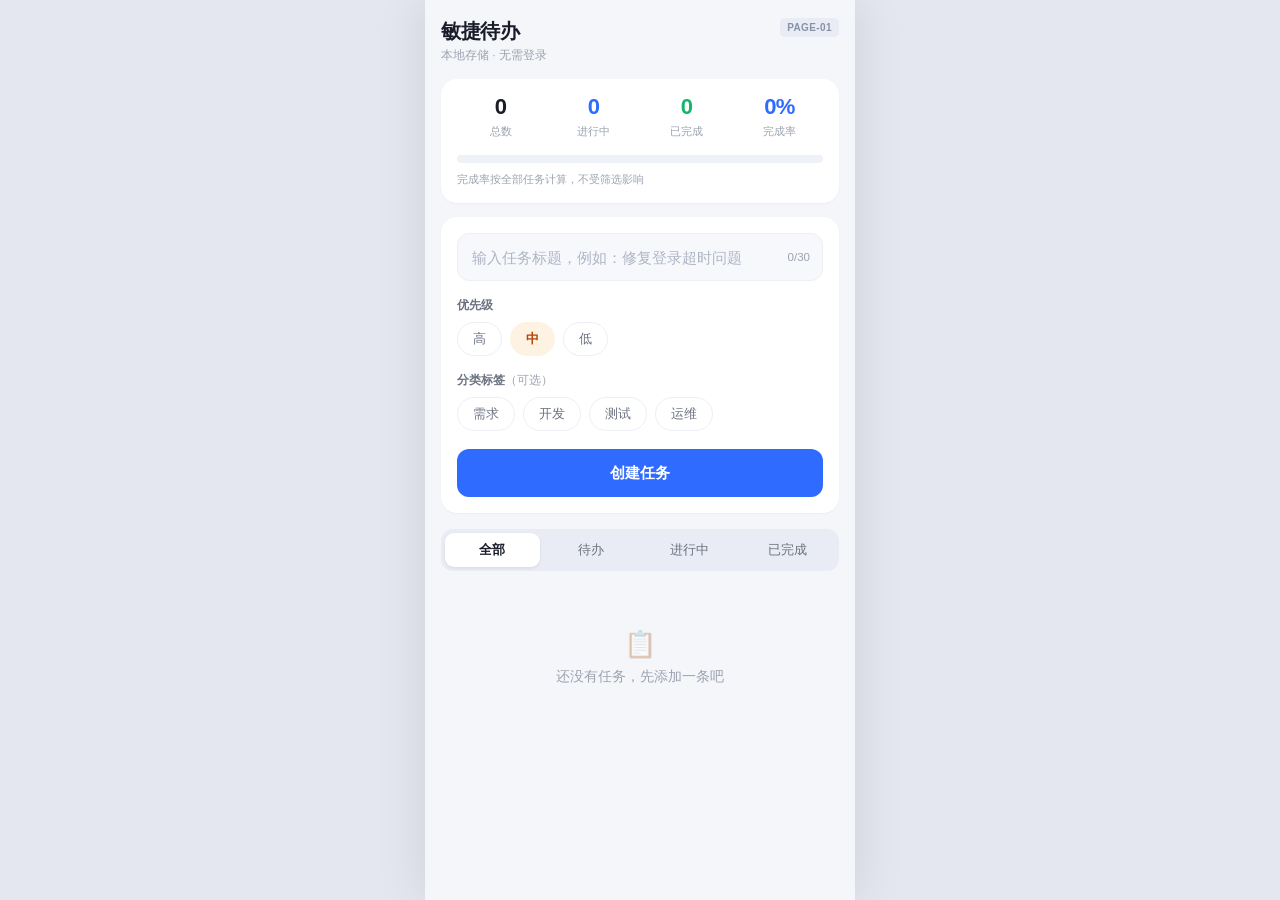
<file: examples/task-board/prototype.html>
<!DOCTYPE html>
<html lang="zh-CN">
<head>
<meta charset="UTF-8" />
<meta name="viewport" content="width=device-width, initial-scale=1.0, maximum-scale=1.0, user-scalable=no, viewport-fit=cover" />
<title>敏捷待办 · 移动端原型</title>
<style>
  :root{
    --primary:#2F6BFF;
    --primary-soft:#EAF0FF;
    --text:#1A1D29;
    --text2:#6B7280;
    --text3:#9CA3AF;
    --line:#EDEFF5;
    --bg:#F5F6FA;
    --danger:#E5484D;
    --danger-soft:#FDECEC;
    --success:#12B76A;
    --warn:#F59E0B;
    --r-lg:16px;
    --r-md:12px;
    --r-sm:8px;
  }
  *{ box-sizing:border-box; -webkit-tap-highlight-color:transparent; }
  html,body{ height:100%; margin:0; }
  body{
    font-family:-apple-system,BlinkMacSystemFont,"PingFang SC","Helvetica Neue","Microsoft YaHei",sans-serif;
    background:#E4E7EF;
    color:var(--text);
    display:flex;
    justify-content:center;
    align-items:stretch;
    overflow:hidden;
  }
  button{ font-family:inherit; cursor:pointer; border:none; background:none; padding:0; color:inherit; }
  input{ font-family:inherit; }

  .app{
    position:relative;
    width:100%;
    max-width:430px;
    height:100vh;
    height:100dvh;
    background:var(--bg);
    display:flex;
    flex-direction:column;
    overflow:hidden;
    box-shadow:0 0 48px rgba(16,24,40,.10);
  }

  /* ============ 内容滚动区 ============ */
  .content{
    flex:1;
    overflow-y:auto;
    overflow-x:hidden;
    -webkit-overflow-scrolling:touch;
    overscroll-behavior:contain;
  }
  .content.locked{ overflow:hidden; }

  .topbar{
    padding:18px 16px 6px;
    display:flex;
    align-items:flex-start;
    justify-content:space-between;
    gap:12px;
    user-select:none;
  }
  .brand-block{ min-width:0; }
  .brand-name{
    font-size:20px;
    font-weight:700;
    letter-spacing:-.02em;
    touch-action:manipulation;
  }
  .brand-sub{
    margin-top:3px;
    font-size:11.5px;
    color:var(--text3);
  }
  .page-badge{
    flex-shrink:0;
    font-size:10px;
    font-weight:600;
    letter-spacing:.04em;
    color:#8592A8;
    background:#E9ECF4;
    border-radius:5px;
    padding:3px 7px;
    line-height:1.3;
  }

  .page-body{ padding:10px 16px 48px; }

  /* ============ 卡片通用 ============ */
  .card{
    background:#fff;
    border-radius:var(--r-lg);
    padding:16px;
    box-shadow:0 1px 2px rgba(16,24,40,.04);
  }

  /* ============ 统计面板 ============ */
  .stats-grid{
    display:grid;
    grid-template-columns:repeat(4,1fr);
    gap:6px;
    text-align:center;
  }
  .stat-num{
    display:inline-block;
    font-size:22px;
    font-weight:700;
    letter-spacing:-.03em;
    line-height:1.1;
    color:var(--text);
  }
  .stat-num.accent{ color:var(--primary); }
  .stat-num.ok{ color:var(--success); }
  .stat-num.bump{ animation:bump .32s ease; }
  @keyframes bump{
    0%{ transform:scale(1); }
    40%{ transform:scale(1.18); }
    100%{ transform:scale(1); }
  }
  .stat-label{
    margin-top:5px;
    font-size:11px;
    color:var(--text3);
  }
  .progress{
    height:8px;
    border-radius:999px;
    background:#EEF1F7;
    margin-top:16px;
    overflow:hidden;
  }
  .progress-fill{
    height:100%;
    width:0%;
    border-radius:999px;
    background:linear-gradient(90deg,#2F6BFF,#12B76A);
    transition:width .38s cubic-bezier(.2,.8,.3,1);
  }
  .stats-note{
    margin-top:9px;
    font-size:11px;
    color:var(--text3);
  }

  /* ============ 创建表单 ============ */
  .create{ margin-top:14px; }
  .input-wrap{ position:relative; }
  .input-wrap input{
    width:100%;
    height:48px;
    border-radius:var(--r-md);
    border:1px solid var(--line);
    background:#F7F8FC;
    padding:0 58px 0 14px;
    font-size:15px;
    color:var(--text);
    outline:none;
    transition:border-color .2s, background .2s, box-shadow .2s;
  }
  .input-wrap input::placeholder{ color:#AEB6C4; }
  .input-wrap input:focus{
    border-color:var(--primary);
    background:#fff;
    box-shadow:0 0 0 3px rgba(47,107,255,.10);
  }
  .counter{
    position:absolute;
    right:13px;
    top:50%;
    transform:translateY(-50%);
    font-size:11.5px;
    color:var(--text3);
    font-variant-numeric:tabular-nums;
    pointer-events:none;
  }
  .counter.limit{ color:var(--warn); font-weight:700; }

  .field-err{
    display:none;
    font-size:12px;
    color:var(--danger);
    margin-top:7px;
    padding-left:2px;
  }
  .field-err.show{ display:block; }

  .form-label{
    margin-top:16px;
    margin-bottom:8px;
    font-size:12px;
    color:var(--text2);
    font-weight:600;
  }
  .form-label .optional{ font-weight:400; color:var(--text3); }

  .chip-row{ display:flex; flex-wrap:wrap; gap:8px; }
  .chip{
    height:34px;
    padding:0 15px;
    border-radius:999px;
    border:1px solid var(--line);
    background:#fff;
    color:var(--text2);
    font-size:13px;
    transition:all .18s;
  }
  .chip:active{ transform:scale(.96); }
  .chip.active{
    border-color:transparent;
    font-weight:600;
    background:var(--primary-soft);
    color:var(--primary);
  }
  .chip.active.p-high{ background:var(--danger-soft); color:var(--danger); }
  .chip.active.p-medium{ background:#FEF3E2; color:#B54708; }
  .chip.active.p-low{ background:#F2F4F7; color:#475467; }

  .btn-primary{
    width:100%;
    height:48px;
    border-radius:var(--r-md);
    background:var(--primary);
    color:#fff;
    font-size:15px;
    font-weight:600;
    margin-top:18px;
    transition:transform .12s, background .2s, opacity .2s;
  }
  .btn-primary:active{ transform:scale(.985); background:#245ADF; }
  .btn-primary:disabled{ opacity:.55; }

  /* ============ 筛选栏 ============ */
  .filters{
    display:flex;
    gap:4px;
    background:#E9ECF4;
    padding:4px;
    border-radius:var(--r-md);
    margin:16px 0 14px;
  }
  .filter{
    flex:1;
    height:34px;
    border-radius:9px;
    font-size:13px;
    color:var(--text2);
    white-space:nowrap;
    transition:all .18s;
  }
  .filter.active{
    background:#fff;
    color:var(--text);
    font-weight:600;
    box-shadow:0 1px 3px rgba(16,24,40,.09);
  }

  /* ============ 任务列表 ============ */
  .task{
    display:flex;
    align-items:center;
    gap:12px;
    background:#fff;
    border-radius:14px;
    padding:12px 10px 12px 14px;
    margin-bottom:8px;
    box-shadow:0 1px 2px rgba(16,24,40,.04);
    animation:taskIn .26s cubic-bezier(.2,.8,.3,1);
    transition:opacity .24s ease, transform .24s ease;
  }
  @keyframes taskIn{
    from{ opacity:0; transform:translateY(6px); }
    to{ opacity:1; transform:translateY(0); }
  }
  .task.leaving{
    opacity:0;
    transform:translateX(26px);
  }
  .task.flash{ animation:flash 1.3s ease; }
  @keyframes flash{
    0%{ background:#EAF0FF; }
    55%{ background:#EAF0FF; }
    100%{ background:#fff; }
  }
  .task.done{ background:#FAFBFD; }

  .status-btn{
    position:relative;
    flex-shrink:0;
    min-width:52px;
    height:34px;
    padding:0 12px;
    border-radius:999px;
    border:1.5px solid var(--primary);
    background:#fff;
    color:var(--primary);
    font-size:12.5px;
    font-weight:600;
    transition:transform .12s, background .2s;
  }
  .status-btn::after{
    content:"";
    position:absolute;
    inset:-6px;
    border-radius:999px;
  }
  .status-btn:active{ transform:scale(.94); }
  .status-btn.doing{
    border-color:var(--success);
    color:var(--success);
  }
  .status-btn.done{
    min-width:34px;
    width:34px;
    padding:0;
    border:none;
    background:var(--success);
    color:#fff;
    display:grid;
    place-items:center;
    cursor:default;
  }
  .status-btn.done:active{ transform:none; }

  .task-main{ flex:1; min-width:0; }
  .task-title{
    font-size:14.5px;
    line-height:1.38;
    color:var(--text);
    word-break:break-word;
    overflow:hidden;
    display:-webkit-box;
    -webkit-line-clamp:2;
    -webkit-box-orient:vertical;
  }
  .task.done .task-title{
    color:var(--text3);
    text-decoration:line-through;
  }
  .task-meta{
    display:flex;
    flex-wrap:wrap;
    gap:6px;
    margin-top:7px;
  }
  .task-meta:empty{ display:none; }
  .prio{
    font-size:10.5px;
    font-weight:600;
    line-height:1;
    padding:3px 6px;
    border-radius:4px;
  }
  .prio.high{ color:var(--danger); background:var(--danger-soft); }
  .prio.medium{ color:#B54708; background:#FEF3E2; }
  .prio.low{ color:#475467; background:#F2F4F7; }
  .tag{
    font-size:10.5px;
    font-weight:600;
    line-height:1;
    padding:3px 7px;
    border-radius:4px;
    color:#3B6FF6;
    background:#EEF3FF;
  }

  .task-actions{
    display:flex;
    align-items:center;
    gap:0;
    flex-shrink:0;
  }
  .reopen-btn{
    position:relative;
    font-size:12.5px;
    color:var(--primary);
    padding:8px 6px;
    border-radius:var(--r-sm);
    white-space:nowrap;
  }
  .reopen-btn:active{ background:var(--primary-soft); }
  .icon-btn{
    position:relative;
    width:34px;
    height:34px;
    display:grid;
    place-items:center;
    color:#A6AEBD;
    border-radius:var(--r-sm);
    transition:color .18s, background .18s;
  }
  .icon-btn::after{
    content:"";
    position:absolute;
    inset:-5px;
  }
  .icon-btn:active{ background:#F5F6FA; color:var(--danger); }

  /* ============ 分组标题 / 工具条 ============ */
  .group-head{
    display:flex;
    align-items:center;
    justify-content:space-between;
    gap:12px;
    padding:16px 4px 10px;
  }
  .group-title{
    font-size:12px;
    font-weight:700;
    color:var(--text3);
    letter-spacing:.02em;
  }
  .clear-btn{
    position:relative;
    height:28px;
    padding:0 11px;
    border-radius:999px;
    border:1px solid var(--line);
    background:#fff;
    color:var(--text2);
    font-size:11.5px;
    font-weight:500;
    transition:all .18s;
  }
  .clear-btn::after{
    content:"";
    position:absolute;
    inset:-8px;
  }
  .clear-btn:active{ border-color:#D9DEE9; background:#F7F8FC; }
  .clear-btn:disabled{
    opacity:.42;
    cursor:not-allowed;
  }
  .clear-btn:disabled:active{ background:#fff; }

  /* ============ 空态 ============ */
  .empty{
    padding:46px 20px 40px;
    text-align:center;
  }
  .empty-ico{
    font-size:26px;
    opacity:.4;
    margin-bottom:10px;
    line-height:1;
  }
  .empty-text{
    font-size:13.5px;
    color:var(--text3);
    line-height:1.5;
  }

  /* ============ 骨架屏 ============ */
  .sk-card{
    background:#fff;
    border-radius:14px;
    padding:15px 14px;
    margin-bottom:8px;
    box-shadow:0 1px 2px rgba(16,24,40,.04);
  }
  .sk-line{
    height:12px;
    border-radius:6px;
    background:linear-gradient(90deg,#EEF1F7 25%,#F7F8FC 40%,#EEF1F7 63%);
    background-size:400% 100%;
    animation:sk 1.35s ease infinite;
  }
  .sk-line + .sk-line{ margin-top:9px; }
  .w70{ width:70%; }
  .w40{ width:40%; }
  .w55{ width:55%; }
  @keyframes sk{
    0%{ background-position:100% 50%; }
    100%{ background-position:0 50%; }
  }

  /* ============ 顶部提示条 ============ */
  .tipbar{
    position:absolute;
    left:12px;
    right:12px;
    top:12px;
    z-index:200;
    display:flex;
    align-items:flex-start;
    gap:10px;
    padding:11px 12px;
    border-radius:var(--r-md);
    font-size:12.5px;
    line-height:1.45;
    box-shadow:0 8px 24px rgba(16,24,40,.14);
    opacity:0;
    transform:translateY(-14px);
    pointer-events:none;
    transition:opacity .24s ease, transform .24s cubic-bezier(.2,.8,.3,1);
  }
  .tipbar.show{
    opacity:1;
    transform:translateY(0);
    pointer-events:auto;
  }
  .tipbar.warn{ background:#FFF6E5; color:#B54708; }
  .tipbar.error{ background:#FDECEC; color:#B42318; }
  .tipbar.info{ background:#EAF0FF; color:#2F6BFF; }
  .tip-text{ flex:1; }
  .tip-close{
    flex-shrink:0;
    width:20px;
    height:20px;
    display:grid;
    place-items:center;
    font-size:16px;
    line-height:1;
    opacity:.6;
    border-radius:50%;
    margin-top:-1px;
  }

  /* ============ 遮罩与弹窗 ============ */
  .mask{
    position:absolute;
    inset:0;
    background:rgba(16,24,40,.45);
    opacity:0;
    pointer-events:none;
    transition:opacity .22s ease;
    z-index:300;
  }
  .mask.show{ opacity:1; pointer-events:auto; }

  .dialog{
    position:absolute;
    left:20px;
    right:20px;
    top:50%;
    transform:translateY(-50%) scale(.95);
    background:#fff;
    border-radius:18px;
    padding:20px 20px 16px;
    z-index:320;
    opacity:0;
    pointer-events:none;
    transition:opacity .22s ease, transform .24s cubic-bezier(.2,.8,.3,1);
    box-shadow:0 20px 48px rgba(16,24,40,.20);
  }
  .dialog.show{
    opacity:1;
    transform:translateY(-50%) scale(1);
    pointer-events:auto;
  }
  .dialog-head{
    display:flex;
    align-items:center;
    justify-content:space-between;
    gap:10px;
    margin-bottom:12px;
  }
  .dialog-page{
    font-size:10px;
    font-weight:600;
    letter-spacing:.04em;
    color:#8592A8;
    background:#EEF1F7;
    border-radius:5px;
    padding:3px 7px;
    line-height:1.3;
  }
  .dialog-title{
    margin:0 0 8px;
    font-size:16.5px;
    font-weight:700;
    letter-spacing:-.01em;
  }
  .dialog-desc{
    margin:0;
    font-size:13.5px;
    line-height:1.55;
    color:var(--text2);
    overflow:hidden;
    display:-webkit-box;
    -webkit-line-clamp:3;
    -webkit-box-orient:vertical;
    word-break:break-word;
  }
  .dialog-actions{
    display:flex;
    gap:10px;
    margin-top:20px;
  }
  .btn-ghost{
    flex:1;
    height:46px;
    border-radius:var(--r-md);
    background:#F3F5F9;
    color:var(--text);
    font-size:14.5px;
    font-weight:600;
    transition:background .18s;
  }
  .btn-ghost:active{ background:#E9ECF4; }
  .dialog-confirm{
    flex:1;
    height:46px;
    border-radius:var(--r-md);
    background:var(--primary);
    color:#fff;
    font-size:14.5px;
    font-weight:600;
    transition:transform .12s, background .18s;
  }
  .dialog-confirm:active{ transform:scale(.98); }
  .dialog-confirm.is-danger{ background:var(--danger); }
  .dialog-confirm.is-danger:active{ background:#C93B40; }
</style>
</head>
<body>
<div class="app" id="app">

  <!-- 顶部提示条 -->
  <div class="tipbar" id="tipbar">
    <span class="tip-text"></span>
    <button class="tip-close" id="tipClose" aria-label="关闭提示">×</button>
  </div>

  <!-- 滚动内容区 -->
  <div class="content" id="content">

    <header class="topbar">
      <div class="brand-block">
        <div class="brand-name" id="brand">敏捷待办</div>
        <div class="brand-sub">本地存储 · 无需登录</div>
      </div>
      <span class="page-badge">PAGE-01</span>
    </header>

    <div class="page-body">

      <!-- 统计汇总面板 -->
      <section class="card">
        <div class="stats-grid">
          <div class="stat">
            <div class="stat-num" id="statTotal">0</div>
            <div class="stat-label">总数</div>
          </div>
          <div class="stat">
            <div class="stat-num accent" id="statDoing">0</div>
            <div class="stat-label">进行中</div>
          </div>
          <div class="stat">
            <div class="stat-num ok" id="statDone">0</div>
            <div class="stat-label">已完成</div>
          </div>
          <div class="stat">
            <div class="stat-num accent" id="statRate">0%</div>
            <div class="stat-label">完成率</div>
          </div>
        </div>
        <div class="progress"><div class="progress-fill" id="progressFill"></div></div>
        <div class="stats-note">完成率按全部任务计算，不受筛选影响</div>
      </section>

      <!-- 创建表单 -->
      <section class="card create">
        <div class="input-wrap">
          <input id="titleInput" type="text" maxlength="30" autocomplete="off"
                 placeholder="输入任务标题，例如：修复登录超时问题" />
          <span class="counter" id="counter">0/30</span>
        </div>
        <div class="field-err" id="titleErr">请输入任务标题</div>

        <div class="form-label">优先级</div>
        <div class="chip-row" id="priorityGroup">
          <button class="chip" data-priority="high">高</button>
          <button class="chip active p-medium" data-priority="medium">中</button>
          <button class="chip" data-priority="low">低</button>
        </div>

        <div class="form-label">分类标签<span class="optional">（可选）</span></div>
        <div class="chip-row" id="tagGroup">
          <button class="chip" data-tag="需求">需求</button>
          <button class="chip" data-tag="开发">开发</button>
          <button class="chip" data-tag="测试">测试</button>
          <button class="chip" data-tag="运维">运维</button>
        </div>

        <button class="btn-primary" id="createBtn">创建任务</button>
      </section>

      <!-- 状态筛选栏 -->
      <div class="filters" id="filters">
        <button class="filter active" data-filter="all">全部</button>
        <button class="filter" data-filter="todo">待办</button>
        <button class="filter" data-filter="doing">进行中</button>
        <button class="filter" data-filter="done">已完成</button>
      </div>

      <!-- 任务列表 -->
      <section class="list" id="list"></section>

    </div>
  </div>

  <!-- 遮罩 -->
  <div class="mask" id="mask"></div>

  <!-- 确认弹窗 -->
  <div class="dialog" id="dialog" role="dialog" aria-modal="true" aria-labelledby="dialogTitle">
    <div class="dialog-head">
      <span class="dialog-page" id="dialogPage">PAGE-02</span>
    </div>
    <h3 class="dialog-title" id="dialogTitle">删除任务</h3>
    <p class="dialog-desc" id="dialogDesc"></p>
    <div class="dialog-actions">
      <button class="btn-ghost" id="dialogCancel">取消</button>
      <button class="dialog-confirm is-danger" id="dialogConfirm">确认删除</button>
    </div>
  </div>

</div>

<script>
(function(){
  "use strict";

  /* ==================== 常量与状态 ==================== */
  var STORE_KEY = "agile_todo_proto_v1";
  var PRIO_LABEL = { high:"高", medium:"中", low:"低" };
  var EMPTY_TEXT = {
    all: "还没有任务，先添加一条吧",
    todo: "还没有待办任务",
    doing: "还没有进行中任务",
    done: "还没有已完成任务"
  };

  var tasks = [];
  var loading = true;
  var currentFilter = "all";
  var selectedPriority = "medium";
  var selectedTag = null;
  var storageAvailable = true;
  var simulateWriteFail = false;
  var creating = false;
  var advancing = {};
  var confirmHandler = null;
  var tipTimer = null;

  /* ==================== 图标 ==================== */
  var CHECK_SVG = '<svg width="15" height="15" viewBox="0 0 24 24" fill="none" stroke="currentColor" stroke-width="3.2" stroke-linecap="round" stroke-linejoin="round"><polyline points="20 6 9 17 4 12"></polyline></svg>';
  var TRASH_SVG = '<svg width="17" height="17" viewBox="0 0 24 24" fill="none" stroke="currentColor" stroke-width="1.8" stroke-linecap="round" stroke-linejoin="round"><path d="M3 6h18"></path><path d="M8 6V4h8v2"></path><path d="M19 6l-1 14a2 2 0 0 1-2 2H8a2 2 0 0 1-2-2L5 6"></path><line x1="10" y1="11" x2="10" y2="17"></line><line x1="14" y1="11" x2="14" y2="17"></line></svg>';

  /* ==================== DOM ==================== */
  var $ = function(sel){ return document.querySelector(sel); };
  var contentEl   = $("#content");
  var listEl      = $("#list");
  var filtersEl   = $("#filters");
  var titleInput  = $("#titleInput");
  var counterEl   = $("#counter");
  var titleErr    = $("#titleErr");
  var createBtn   = $("#createBtn");
  var statTotal   = $("#statTotal");
  var statDoing   = $("#statDoing");
  var statDone    = $("#statDone");
  var statRate    = $("#statRate");
  var progressFill= $("#progressFill");
  var tipbar      = $("#tipbar");
  var tipText     = tipbar.querySelector(".tip-text");
  var maskEl      = $("#mask");
  var dialogEl    = $("#dialog");
  var dialogPage  = $("#dialogPage");
  var dialogTitle = $("#dialogTitle");
  var dialogDesc  = $("#dialogDesc");
  var dialogCancel= $("#dialogCancel");
  var dialogConfirm = $("#dialogConfirm");

  /* ==================== 工具 ==================== */
  function esc(str){
    return String(str).replace(/[&<>"']/g, function(c){
      return {"&":"&amp;","<":"&lt;",">":"&gt;","\"":"&quot;","'":"&#39;"}[c];
    });
  }

  function showTip(message, type){
    if(tipbar.classList.contains("show") && tipbar.getAttribute("data-msg") === message) return;
    tipbar.setAttribute("data-msg", message);
    tipbar.className = "tipbar show " + (type || "warn");
    tipText.textContent = message;
    clearTimeout(tipTimer);
    tipTimer = setTimeout(hideTip, 6000);
  }

  function hideTip(){
    tipbar.classList.remove("show");
    tipbar.setAttribute("data-msg", "");
    clearTimeout(tipTimer);
  }

  /* ==================== 存储 ==================== */
  function checkStorage(){
    try{
      localStorage.setItem("__probe__", "1");
      localStorage.removeItem("__probe__");
      storageAvailable = true;
    }catch(e){
      storageAvailable = false;
      setTimeout(function(){
        showTip("数据未能保存到本地，请检查浏览器存储设置", "warn");
      }, 400);
    }
  }

  function loadTasks(){
    if(!storageAvailable) return [];
    try{
      var raw = localStorage.getItem(STORE_KEY);
      if(!raw) return [];
      var data = JSON.parse(raw);
      if(!Array.isArray(data)) throw new Error("format");
      return data.filter(function(t){
        return t && typeof t.title === "string" && typeof t.status === "string";
      });
    }catch(e){
      try{ localStorage.removeItem(STORE_KEY); }catch(_){}
      setTimeout(function(){
        showTip("数据读取失败，已为你重新开始", "error");
      }, 120);
      return [];
    }
  }

  function save(){
    if(!storageAvailable || simulateWriteFail){
      showTip("数据未能保存到本地，请检查浏览器存储设置", "warn");
      return;
    }
    try{
      localStorage.setItem(STORE_KEY, JSON.stringify(tasks));
    }catch(e){
      showTip("数据未能保存到本地，请检查浏览器存储设置", "warn");
    }
  }

  /* ==================== 统计渲染 ==================== */
  function setNum(el, value){
    var str = String(value);
    if(el.textContent !== str){
      el.textContent = str;
      el.classList.remove("bump");
      void el.offsetWidth;
      el.classList.add("bump");
    }
  }

  function renderStats(){
    var total = tasks.length;
    var doing = 0;
    var done = 0;
    tasks.forEach(function(t){
      if(t.status === "doing") doing++;
      else if(t.status === "done") done++;
    });
    var rate = total ? Math.round(done / total * 100) : 0;

    setNum(statTotal, total);
    setNum(statDoing, doing);
    setNum(statDone, done);
    if(statRate.textContent !== rate + "%"){
      statRate.textContent = rate + "%";
      statRate.classList.remove("bump");
      void statRate.offsetWidth;
      statRate.classList.add("bump");
    }
    progressFill.style.width = rate + "%";
  }

  /* ==================== 列表渲染 ==================== */
  function skeletonHTML(){
    var html = "";
    for(var i = 0; i < 3; i++){
      html += '<div class="sk-card">' +
                '<div class="sk-line w70"></div>' +
                '<div class="sk-line w40"></div>' +
              '</div>';
    }
    return html;
  }

  function emptyHTML(key){
    return '<div class="empty">' +
             '<div class="empty-ico">📋</div>' +
             '<div class="empty-text">' + EMPTY_TEXT[key] + '</div>' +
           '</div>';
  }

  function taskHTML(t){
    var isDone = t.status === "done";
    var btnClass = "status-btn";
    if(t.status === "doing") btnClass += " doing";
    if(isDone) btnClass += " done";

    var btnInner = isDone ? CHECK_SVG : (t.status === "doing" ? "完成" : "开始");
    var btnAttr = isDone ? " disabled" : ' data-act="advance"';

    var metaHTML = '<span class="prio ' + t.priority + '">' + PRIO_LABEL[t.priority] + '</span>';
    if(t.tag){
      metaHTML += '<span class="tag">' + esc(t.tag) + '</span>';
    }

    var reopenHTML = isDone ? '<button class="reopen-btn" data-act="reopen">重新打开</button>' : '';

    return '<div class="task' + (isDone ? " done" : "") + '" data-id="' + t.id + '">' +
             '<button class="' + btnClass + '"' + btnAttr + ' aria-label="推进任务状态">' + btnInner + '</button>' +
             '<div class="task-main">' +
               '<div class="task-title">' + esc(t.title) + '</div>' +
               '<div class="task-meta">' + metaHTML + '</div>' +
             '</div>' +
             '<div class="task-actions">' +
               reopenHTML +
               '<button class="icon-btn" data-act="delete" aria-label="删除任务">' + TRASH_SVG + '</button>' +
             '</div>' +
           '</div>';
  }

  function groupHeadHTML(count){
    return '<div class="group-head">' +
             '<span class="group-title">已完成（' + count + '）</span>' +
             '<button class="clear-btn" data-act="clear-done">一键清空已完成</button>' +
           '</div>';
  }

  function doneToolbarHTML(count){
    return '<div class="group-head">' +
             '<span class="group-title">共 ' + count + ' 条已完成</span>' +
             '<button class="clear-btn" data-act="clear-done"' + (count === 0 ? " disabled" : "") + '>一键清空已完成</button>' +
           '</div>';
  }

  function sortByCreatedDesc(a, b){ return b.createdAt - a.createdAt; }
  function sortByCompletedDesc(a, b){ return (b.completedAt || 0) - (a.completedAt || 0); }

  function renderList(){
    if(loading){
      listEl.innerHTML = skeletonHTML();
      return;
    }

    var doneList = tasks.filter(function(t){ return t.status === "done"; }).sort(sortByCompletedDesc);
    var html = "";

    if(currentFilter === "done"){
      html += doneToolbarHTML(doneList.length);
      html += doneList.length ? doneList.map(taskHTML).join("") : emptyHTML("done");
      listEl.innerHTML = html;
      return;
    }

    if(currentFilter === "all"){
      if(tasks.length === 0){
        listEl.innerHTML = emptyHTML("all");
        return;
      }
      var openList = tasks.filter(function(t){ return t.status !== "done"; }).sort(sortByCreatedDesc);
      html += openList.map(taskHTML).join("");
      if(doneList.length > 0){
        html += groupHeadHTML(doneList.length);
        html += doneList.map(taskHTML).join("");
      }
      listEl.innerHTML = html;
      return;
    }

    var arr = tasks.filter(function(t){ return t.status === currentFilter; }).sort(sortByCreatedDesc);
    listEl.innerHTML = arr.length ? arr.map(taskHTML).join("") : emptyHTML(currentFilter);
  }

  function render(){
    renderStats();
    renderList();
  }

  /* ==================== 任务操作 ==================== */
  function advanceTask(id){
    var now = Date.now();
    if(advancing[id] && now - advancing[id] < 300) return;

    var t = null;
    for(var i = 0; i < tasks.length; i++){
      if(tasks[i].id === id){ t = tasks[i]; break; }
    }
    if(!t || t.status === "done") return;

    advancing[id] = now;

    if(t.status === "todo"){
      t.status = "doing";
    }else{
      t.status = "done";
      t.completedAt = now;
    }

    save();
    renderStats();

    var node = listEl.querySelector('.task[data-id="' + id + '"]');
    var stillVisible = (currentFilter === "all") || (t.status === currentFilter);

    if(node && !stillVisible){
      node.classList.add("leaving");
      setTimeout(renderList, 240);
    }else{
      renderList();
    }
  }

  function reopenTask(id){
    var t = null;
    for(var i = 0; i < tasks.length; i++){
      if(tasks[i].id === id){ t = tasks[i]; break; }
    }
    if(!t || t.status !== "done") return;

    t.status = "doing";
    t.completedAt = null;
    save();
    renderStats();

    var node = listEl.querySelector('.task[data-id="' + id + '"]');
    var stillVisible = (currentFilter === "all") || (t.status === currentFilter);

    if(node && !stillVisible){
      node.classList.add("leaving");
      setTimeout(renderList, 240);
    }else{
      renderList();
    }
  }

  function askDelete(id){
    var t = null;
    for(var i = 0; i < tasks.length; i++){
      if(tasks[i].id === id){ t = tasks[i]; break; }
    }
    if(!t) return;

    openDialog({
      page: "PAGE-02",
      title: "删除这条任务？",
      desc: "「" + t.title + "」将被永久删除，删除后不可恢复。",
      confirmText: "确认删除",
      danger: true,
      onConfirm: function(){
        tasks = tasks.filter(function(x){ return x.id !== id; });
        save();
        render();
      }
    });
  }

  function askClearDone(){
    var doneList = tasks.filter(function(t){ return t.status === "done"; });
    if(doneList.length === 0) return;

    openDialog({
      page: "PAGE-03",
      title: "清空已完成任务？",
      desc: "将删除 " + doneList.length + " 条已完成任务，删除后不可恢复。",
      confirmText: "确认清空",
      danger: true,
      onConfirm: function(){
        tasks = tasks.filter(function(t){ return t.status !== "done"; });
        save();
        render();
      }
    });
  }

  /* ==================== 弹窗 ==================== */
  function openDialog(opts){
    dialogPage.textContent = opts.page;
    dialogTitle.textContent = opts.title;
    dialogDesc.textContent = opts.desc;
    dialogConfirm.textContent = opts.confirmText;
    dialogConfirm.classList.toggle("is-danger", !!opts.danger);
    confirmHandler = opts.onConfirm;

    maskEl.classList.add("show");
    dialogEl.classList.add("show");
    contentEl.classList.add("locked");

    setTimeout(function(){
      try{ dialogCancel.focus(); }catch(e){}
    }, 80);
  }

  function closeDialog(){
    maskEl.classList.remove("show");
    dialogEl.classList.remove("show");
    contentEl.classList.remove("locked");
    confirmHandler = null;
  }

  maskEl.addEventListener("click", closeDialog);
  dialogCancel.addEventListener("click", closeDialog);
  dialogConfirm.addEventListener("click", function(){
    var handler = confirmHandler;
    closeDialog();
    if(typeof handler === "function") handler();
  });

  /* ==================== 列表事件委托 ==================== */
  listEl.addEventListener("click", function(e){
    var btn = e.target.closest("[data-act]");
    if(!btn || btn.disabled) return;

    var act = btn.getAttribute("data-act");

    if(act === "clear-done"){
      askClearDone();
      return;
    }

    var card = btn.closest(".task");
    if(!card) return;
    var id = card.getAttribute("data-id");

    if(act === "advance") advanceTask(id);
    else if(act === "reopen") reopenTask(id);
    else if(act === "delete") askDelete(id);
  });

  /* ==================== 筛选 ==================== */
  filtersEl.addEventListener("click", function(e){
    var btn = e.target.closest(".filter");
    if(!btn) return;
    currentFilter = btn.getAttribute("data-filter");
    Array.prototype.forEach.call(filtersEl.querySelectorAll(".filter"), function(b){
      b.classList.toggle("active", b === btn);
    });
    renderList();
  });

  /* ==================== 创建表单 ==================== */
  function updateCounter(){
    var len = titleInput.value.length;
    counterEl.textContent = len + "/30";
    counterEl.classList.toggle("limit", len >= 30);
  }

  function syncChips(){
    Array.prototype.forEach.call(document.querySelectorAll("#priorityGroup .chip"), function(c){
      var active = c.getAttribute("data-priority") === selectedPriority;
      c.classList.toggle("active", active);
      c.classList.remove("p-high", "p-medium", "p-low");
      if(active) c.classList.add("p-" + c.getAttribute("data-priority"));
    });
    Array.prototype.forEach.call(document.querySelectorAll("#tagGroup .chip"), function(c){
      c.classList.toggle("active", c.getAttribute("data-tag") === selectedTag);
    });
  }

  titleInput.addEventListener("input", function(){
    updateCounter();
    if(titleErr.classList.contains("show") && titleInput.value.trim() !== ""){
      titleErr.classList.remove("show");
    }
  });

  document.getElementById("priorityGroup").addEventListener("click", function(e){
    var chip = e.target.closest(".chip");
    if(!chip) return;
    selectedPriority = chip.getAttribute("data-priority");
    syncChips();
  });

  document.getElementById("tagGroup").addEventListener("click", function(e){
    var chip = e.target.closest(".chip");
    if(!chip) return;
    var tag = chip.getAttribute("data-tag");
    selectedTag = (selectedTag === tag) ? null : tag;
    syncChips();
  });

  createBtn.addEventListener("click", function(){
    if(creating) return;

    var title = titleInput.value.trim();
    if(!title){
      titleErr.classList.add("show");
      try{ titleInput.focus(); }catch(e){}
      return;
    }

    creating = true;
    setTimeout(function(){ creating = false; }, 320);

    var now = Date.now();
    var task = {
      id: "t_" + now + "_" + Math.random().toString(36).slice(2, 7),
      title: title,
      priority: selectedPriority,
      tag: selectedTag,
      status: "todo",
      createdAt: now,
      completedAt: null
    };
    tasks.push(task);
    save();

    /* 重置表单 */
    titleInput.value = "";
    updateCounter();
    selectedPriority = "medium";
    selectedTag = null;
    syncChips();
    titleErr.classList.remove("show");

    render();

    try{
      contentEl.scrollTo({ top: 0, behavior: "smooth" });
    }catch(e){
      contentEl.scrollTop = 0;
    }

    var newId = task.id;
    requestAnimationFrame(function(){
      var node = listEl.querySelector('.task[data-id="' + newId + '"]');
      if(node){
        node.classList.add("flash");
        setTimeout(function(){ node.classList.remove("flash"); }, 1400);
      }
    });
  });

  /* ==================== 提示条关闭 ==================== */
  document.getElementById("tipClose").addEventListener("click", hideTip);

  /* ==================== 演示开关：长按标题切换写入失败 ==================== */
  (function(){
    var pressTimer = null;
    var brand = document.getElementById("brand");

    function startPress(){
      clearTimeout(pressTimer);
      pressTimer = setTimeout(function(){
        simulateWriteFail = !simulateWriteFail;
        if(simulateWriteFail){
          showTip("已开启写入失败模拟（长按标题可关闭）", "warn");
        }else{
          showTip("已恢复本地写入", "info");
        }
      }, 1200);
    }

    function cancelPress(){
      clearTimeout(pressTimer);
    }

    brand.addEventListener("pointerdown", startPress);
    brand.addEventListener("pointerup", cancelPress);
    brand.addEventListener("pointerleave", cancelPress);
    brand.addEventListener("pointercancel", cancelPress);
  })();

  /* ==================== 初始化 ==================== */
  function init(){
    checkStorage();
    loading = true;
    renderStats();
    renderList();

    setTimeout(function(){
      tasks = loadTasks();
      loading = false;
      syncChips();
      updateCounter();
      render();
    }, 800);
  }

  init();
})();
</script>
</body>
</html>
</file>
<file: showcase.css>
:root{--ink:#172b3d;--muted:#6c7a86;--line:#e1e7ed;--blue:#345bd3;--green:#357c66}*{box-sizing:border-box}html{scroll-behavior:auto}body{margin:0;background:#f8fafc;color:var(--ink);font-family:-apple-system,BlinkMacSystemFont,'PingFang SC','Microsoft YaHei',sans-serif;line-height:1.65}a{color:inherit;text-decoration:none}button{font:inherit;cursor:pointer}img{display:block;max-width:100%}header{max-width:1180px;margin:auto;padding:25px 32px;display:flex;justify-content:space-between;align-items:center;border-bottom:1px solid var(--line)}.brand{font-size:19px;font-weight:700}.brand span{font-size:12px;font-weight:400;color:var(--muted);margin-left:15px}nav{display:flex;align-items:center;gap:25px;font-size:12px}nav .resume{padding:8px 14px;border:1px solid #cad4df;border-radius:6px}main{max-width:1180px;margin:auto;padding:0 32px}.intro{padding:48px 0 34px}.eyebrow,.project-no{font-size:11px;letter-spacing:2px;color:var(--blue);font-weight:650}h1{font-size:38px;letter-spacing:-1.5px;line-height:1.3;margin:13px 0 15px}.intro>p{color:var(--muted);font-size:15px;margin:0}.intro-bottom{display:flex;justify-content:space-between;font-size:12px;color:var(--muted);margin-top:22px}.intro-bottom a{color:var(--blue)}.project{padding:37px 0 50px;border-top:1px solid var(--line);scroll-margin-top:20px}.project-head{display:flex;justify-content:space-between;align-items:center;margin-bottom:23px}.project-head h2{font-size:28px;margin:7px 0 7px;letter-spacing:-.8px}.project-head p{font-size:14px;color:var(--muted);margin:0}.date{font-size:11px;text-align:right;color:var(--muted);line-height:1.9}.green{color:var(--green)}.evidence{border:1px solid var(--line);border-radius:12px;background:white;overflow:hidden}.evidence-bar{padding:15px 21px;border-bottom:1px solid var(--line);display:flex;align-items:center;justify-content:space-between;font-size:11px;color:var(--muted);gap:20px}.evidence-bar>div{display:flex;align-items:center;gap:9px;color:var(--ink);font-size:13px}.evidence-bar i{width:7px;height:7px;background:var(--blue);border-radius:50%}.evidence-bar i.green-dot{background:var(--green)}.evidence-bar a{color:var(--blue)}.gallery-tabs{display:flex;padding:14px 20px;gap:10px;background:#fcfdff;border-bottom:1px solid #edf0f4}.gallery-tabs button{background:white;border:1px solid var(--line);padding:7px 13px;border-radius:6px;color:#697b8b;font-size:12px}.gallery-tabs button.selected{background:#edf1fd;color:var(--blue);border-color:#c9d5f5}.image-open{display:block;border:0;background:#f4f6fa;padding:0;width:100%;cursor:zoom-in}.workflow-image{padding:34px 20px;min-height:295px;display:grid;place-items:center}.workflow-image img{width:100%;max-height:400px;object-fit:contain}.caption{font-size:11px;color:var(--muted);padding:12px 20px;border-top:1px solid #edf0f4;background:#fff}.facts{display:grid;grid-template-columns:repeat(3,1fr);gap:30px;padding:25px 0 27px}.facts>div+div{border-left:1px solid var(--line);padding-left:25px}.facts span{color:var(--blue);font-size:11px;font-weight:600}.facts p{font-size:13px;margin:9px 0 0;color:#536577}.facts strong{color:var(--ink);font-weight:550}.outputs{display:grid;grid-template-columns:1fr 1fr;gap:22px}.output{border-radius:12px;border:1px solid var(--line);overflow:hidden;background:white}.output-title{display:flex;justify-content:space-between;padding:23px 26px;align-items:center}.output small{font-size:10px;color:#7b8b9e}.output h3{font-size:20px;margin:3px 0}.output p{font-size:12px;color:var(--muted);margin:0}.round{border:1px solid var(--line);width:34px;height:34px;display:grid;place-items:center;border-radius:50%}.prototype-view{height:280px;background:#edf2fc;overflow:hidden;padding:22px 25px 0;display:flex;justify-content:center}.prototype-view img{width:225px;height:auto;max-width:none;object-fit:cover;object-position:top;align-self:flex-start;border:5px solid white;border-radius:18px;box-shadow:0 12px 35px #263c6e18}.output-action{font-size:12px;text-align:center;padding:13px;background:#f7f9ff;color:var(--blue)}.file-icon{font-size:11px;padding:13px 9px;border:1px solid #d8e1ee;background:#f5f7fd;border-radius:6px;color:var(--blue)}.document-preview{margin:0 25px;display:block;border:1px solid var(--line);border-radius:7px;overflow:hidden}.document-preview img{width:100%;height:170px;object-fit:cover;object-position:top;background:#f4f6fa}.document-preview>div{padding:13px 16px}.document-preview strong{font-size:13px}.document-preview p{font-size:10px;margin:3px 0 7px}.document-preview span{font-size:11px;color:var(--blue)}.doc-links{padding:15px 25px 0;display:flex;gap:25px;font-size:12px;color:var(--blue)}.doc .footnote{font-size:10px;padding:12px 25px 20px;color:#8893a1}.wide-shot{padding:20px 40px;background:#f3f6f5}.wide-shot img{max-height:520px;width:100%;object-fit:contain}.export-shot{padding:30px 35px}.source-layout{display:grid;grid-template-columns:198px 1fr 275px;gap:30px;background:#f2f6f4;padding:27px 38px;align-items:center}.narrow-shot{border:1px solid #dbe4df;border-radius:7px;overflow:hidden;box-shadow:0 7px 23px #29483308}.narrow-shot img{height:410px;width:100%;object-fit:contain;background:white}.source-copy small{font-size:10px;color:var(--green)}.source-copy h3{font-size:25px;line-height:1.45;margin:10px 0 24px}.source-copy p{font-size:12px;color:#597366;margin:10px 0}.source-copy p.muted{color:#7c8b84;font-size:11px;margin-top:22px}.project-end{display:flex;justify-content:space-between;font-size:11px;color:var(--muted);border-top:1px solid var(--line);padding-top:17px}.project-end a{color:var(--blue)}footer{display:flex;justify-content:space-between;align-items:center;padding:25px 0 35px;border-top:1px solid var(--line);font-size:12px}footer b{font-size:16px}footer span{margin-left:18px;color:var(--muted)}footer a{margin-left:24px;color:var(--blue)}dialog{border:0;border-radius:12px;width:min(1450px,95vw);max-height:94vh;padding:0;box-shadow:0 25px 90px #0004}dialog::backdrop{background:#12283ee0;backdrop-filter:blur(4px)}.lightbox-bar{display:flex;align-items:center;justify-content:space-between;padding:15px 20px;gap:20px;border-bottom:1px solid var(--line);font-size:12px;position:sticky;top:0;background:white}.lightbox-bar button{border:1px solid var(--line);border-radius:5px;background:white;font-size:12px;padding:6px 12px;white-space:nowrap}.lightbox-scroll{padding:18px;overflow:auto;background:#f4f6f8;max-height:80vh}.lightbox-scroll img{max-width:none;width:auto;max-height:75vh;margin:auto}a:hover{color:var(--blue)}:focus-visible{outline:3px solid #839cf1;outline-offset:3px}[hidden]{display:none!important}@media(max-width:850px){header{padding:20px 24px}.brand span{display:none}main{padding:0 24px}.source-layout{grid-template-columns:150px 1fr 220px;gap:16px;padding:22px}.source-copy h3{font-size:19px}.narrow-shot img{height:360px}.facts{gap:15px}.facts>div+div{padding-left:15px}}@media(max-width:650px){header{padding:17px 20px}nav{gap:13px;font-size:10px}nav .resume{padding:6px 8px}main{padding:0 20px}.intro{padding:33px 0 26px}h1{font-size:29px;letter-spacing:-1px}.intro>p{font-size:13px}.intro-bottom{flex-direction:column;gap:9px;font-size:11px}.project{padding-top:28px}.project-head{align-items:flex-start;gap:15px}.project-head h2{font-size:24px}.project-head p{font-size:12px}.date{min-width:95px;font-size:9px}.project-no{font-size:9px;letter-spacing:1.5px}.evidence-bar{padding:12px;font-size:9px}.evidence-bar>div{font-size:11px}.gallery-tabs{padding:12px;gap:6px;overflow:auto}.gallery-tabs button{white-space:nowrap;padding:6px 8px;font-size:10px}.workflow-image{padding:20px 10px;min-height:170px}.caption{padding:11px 12px;font-size:10px}.facts{grid-template-columns:1fr;gap:14px;padding:22px 0}.facts>div+div{border:0;padding:0}.facts p{margin-top:3px;font-size:12px}.outputs{grid-template-columns:1fr}.source-layout{grid-template-columns:1fr 1.3fr;gap:13px;padding:15px}.source-copy{grid-column:1/-1;grid-row:1}.source-copy h3{font-size:20px;margin:7px 0}.source-copy h3 br{display:none}.source-copy p{margin:5px 0}.source-copy p.muted{margin-top:8px}.narrow-shot img{height:320px}.wide-shot{padding:10px}.project-end{flex-direction:column;gap:10px}footer{align-items:start;gap:20px}footer span{display:block;margin:5px 0;font-size:10px}footer a{display:block;margin:0 0 8px}.lightbox-bar{font-size:11px}.lightbox-scroll img{max-width:none}.evidence-bar>span{max-width:135px;text-align:right}}

/* 收紧首屏，优先露出项目与真实成果。 */
.intro{padding:23px 0;display:flex;align-items:center;justify-content:space-between;gap:24px}.intro h1{font-size:28px;letter-spacing:-.8px;margin:0 0 7px}.intro p{font-size:13px;color:var(--muted);margin:0}.intro-label{font-size:10px;letter-spacing:1.5px;color:var(--muted);white-space:nowrap}.report-output{margin:0 0 25px;border:1px solid #dbe5df;border-radius:12px;background:#fff;overflow:hidden}.report-summary{padding:24px 26px}.report-summary h3{font-size:23px;margin:7px 0}.report-summary p{font-size:13px;color:var(--muted);margin:0;max-width:680px}.report-links{display:flex;align-items:center;gap:19px;margin:18px 0 12px;flex-wrap:wrap;font-size:12px;color:var(--green)}.report-links .primary{padding:9px 15px;background:var(--green);color:white;border-radius:6px}.report-summary small{font-size:10px;color:var(--muted)}.report-pages{display:grid;grid-template-columns:repeat(3,1fr);gap:20px;padding:22px 26px;background:#edf3ef;border-top:1px solid #dbe5df}.report-pages a>div{height:255px;overflow:hidden;border:1px solid #d6dfd9;background:white;box-shadow:0 4px 12px #1b3a2510}.report-pages img{width:100%;height:auto}.report-pages span{display:block;font-size:11px;margin-top:10px;color:#426752}.wide-shot img{max-height:590px}@media(max-width:650px){.intro{padding:20px 0}.intro h1{font-size:24px;line-height:1.4}.intro p{font-size:11px}.intro-label{display:none}.report-summary{padding:19px}.report-summary h3{font-size:20px}.report-pages{padding:15px;gap:10px}.report-pages a>div{height:145px}.report-pages span{font-size:9px}.report-links{gap:14px}.report-summary p{font-size:12px}}

/* 用结构图呈现关键流程与产品取舍。 */
.architecture{margin:22px 0;border:1px solid #d9e2ed;border-radius:12px;overflow:hidden;background:white}.architecture-head{display:flex;align-items:center;justify-content:space-between;gap:20px;padding:23px 26px 18px}.architecture-head>div>span{font-size:10px;letter-spacing:1.4px;color:var(--blue);font-weight:600}.architecture-head h3{font-size:22px;letter-spacing:-.4px;margin:5px 0 6px}.architecture-head p{font-size:12px;color:var(--muted);margin:0}.diagram-label{font-size:10px;color:var(--muted);white-space:nowrap}.architecture-image{background:#f7f9fc;padding:0 12px}.architecture-image img{width:100%;height:auto}.decisions{display:grid;grid-template-columns:repeat(3,1fr);gap:25px;padding:22px 26px 25px;border-top:1px solid #e7edf3}.decisions>div{position:relative;padding-left:30px}.decisions>div>span{position:absolute;left:0;top:1px;color:#94a9ce;font-size:13px;font-weight:600}.decisions h4{font-size:13px;margin:0 0 7px}.decisions p{font-size:12px;color:#687a8b;line-height:1.8;margin:0}.research.architecture{border-color:#d9e5df}.research .architecture-head>div>span{color:var(--green)}.research .decisions>div>span{color:#7da892}.lightbox-scroll img[src*="-architecture.svg"]{width:1400px;max-height:none;height:auto}@media(max-width:650px){.architecture{margin:18px 0}.architecture-head{padding:18px;display:block}.architecture-head h3{font-size:19px}.architecture-head p{font-size:11px}.diagram-label{display:block;margin-top:9px}.architecture-image{padding:0 5px}.decisions{grid-template-columns:1fr;gap:15px;padding:18px}.decisions h4{font-size:12px}.decisions p{font-size:11px}.architecture-head>div>span{font-size:9px}}
</file>
